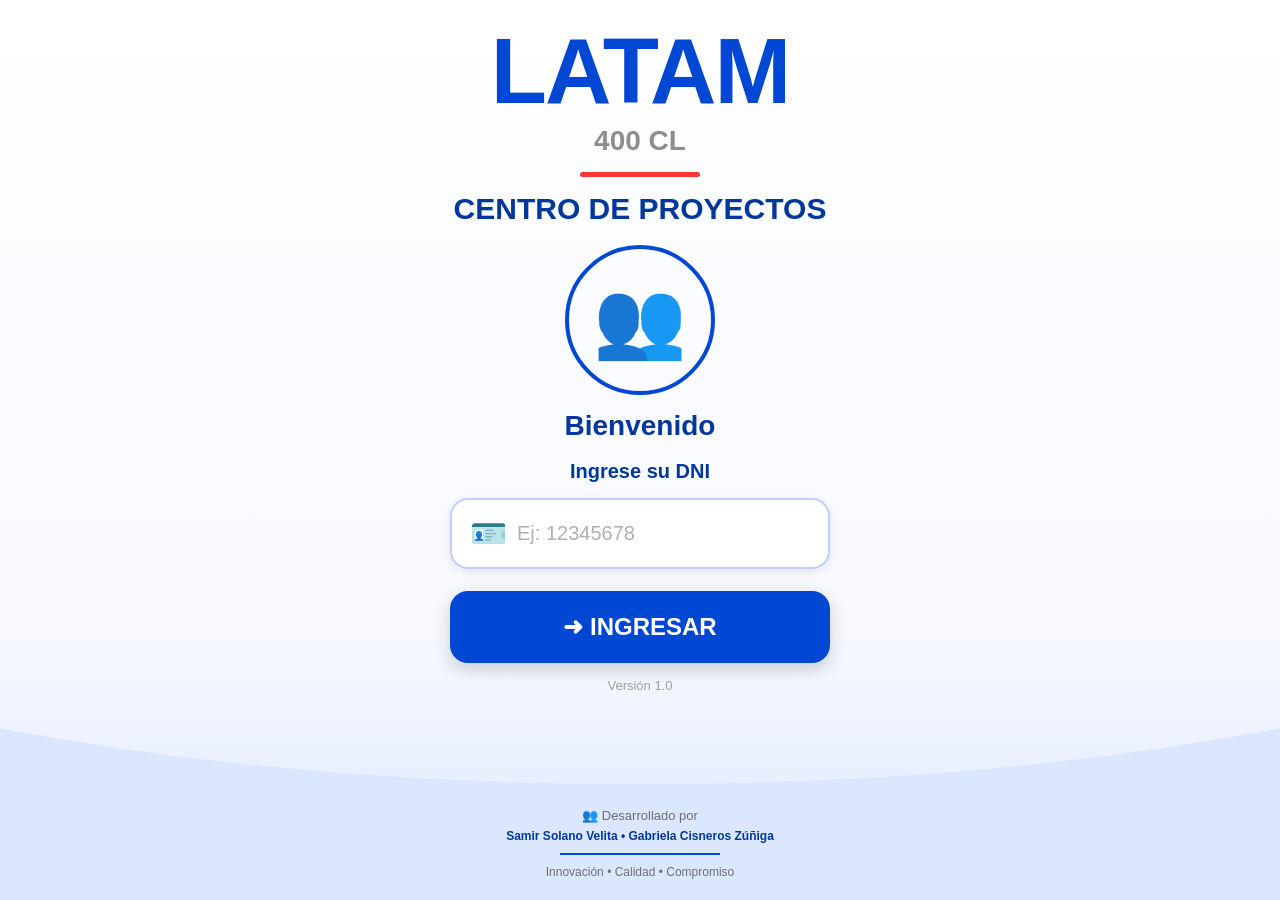
<file: index.html>
<!DOCTYPE html>
<html lang="es">

<head>
<meta charset="UTF-8">
<meta name="viewport" content="width=device-width, initial-scale=1.0">

<title>LATAM 400 CL</title>

<link rel="manifest" href="./manifest.json">
<meta name="theme-color" content="#0047d4">
    
<style>

*{
    margin:0;
    padding:0;
    box-sizing:border-box;
    font-family:Arial, Helvetica, sans-serif;
}

body{

    min-height:100vh;

    background:linear-gradient(
        to bottom,
        #ffffff 0%,
        #f7f9ff 70%,
        #dbe7ff 100%
    );

    overflow-x:hidden;
}

.container{
    width:100%;
    max-width:430px;
    margin:auto;
    padding:25px 25px 0;
    text-align:center;
}

/* LOGO */

.logo{
    font-size:92px;
    font-weight:900;
    color:#0047d4;
    line-height:1;
    letter-spacing:-2px;
}

.sublogo{

    margin-top:8px;

    font-size:28px;
    font-weight:bold;

    color:#8e8e8e;
}

.linea{

    width:120px;
    height:5px;

    background:#ff3636;

    border-radius:50px;

    margin:15px auto;
}

/* TITULO */

.titulo{
    color:#00379d;
    font-size:30px;
    font-weight:800;
    line-height:1.1;
    margin-bottom:20px;
}

/* ICONO */

.icono{
    width:150px;
    height:150px;

    border:4px solid #0047d4;
    border-radius:50%;

    margin:10px auto 15px;

    display:flex;
    justify-content:center;
    align-items:center;

    font-size:75px;

    color:#0047d4;
}
    
/* BIENVENIDA */

.bienvenido{

    color:#00379d;

    font-size:28px;
    font-weight:bold;

    margin-bottom:18px;
}

.ingrese{

    color:#00379d;

    font-size:20px;
    font-weight:bold;

    margin-bottom:15px;
}

/* INPUT */



.input-box::placeholder{

    color:#b0b0b0;
}


.input-container{

    display:flex;
    align-items:center;

    border:2px solid #bfd0ff;

    border-radius:18px;

    background:white;

    padding:0 18px;

    box-shadow:0 3px 10px rgba(0,0,0,.08);
}

.input-icon{

    font-size:30px;

    margin-right:10px;

    color:#7a7a7a;
}

.input-box{

    flex:1;

    border:none;

    padding:22px 0;

    font-size:20px;

    outline:none;

    text-align:left;
}

/* BOTON */

.btn{

    width:100%;

    margin-top:22px;

    padding:22px;

    border:none;

    border-radius:18px;

    background:#0047d4;

    color:white;

    font-size:24px;
    font-weight:bold;

    box-shadow:0 6px 18px rgba(0,0,0,.18);

    cursor:pointer;
}

/* VERSION */

.version{

    margin-top:15px;

    color:#8c8c8c;

    font-size:13px;

    opacity:.8;
}

/* ONDA */

.wave{
    width:100%;
    height:90px;
    overflow:hidden;
    margin-top:20px;
}

.wave svg{
    width:100%;
    height:100%;
}
/* CREDITOS */

.creditos{

    background:#dbe7ff;

    padding:5px 15px 15px;

    text-align:center;
}

.creditos-titulo{

    color:#6d6d6d;

    font-size:13px;
}

.creditos-nombres{

    margin-top:6px;

    color:#00379d;

    font-size:12px;
    font-weight:bold;
}

.creditos-linea{

    width:160px;
    height:2px;

    background:#0047d4;

    margin:10px auto;
}

.creditos-final{

    color:#6f6f6f;

    font-size:12px;
}

/* ===== MODAL ===== */

.modal{

    position:fixed;

    top:0;
    left:0;

    width:100%;
    height:100%;

    background:rgba(0,0,0,.45);

    display:none;

    justify-content:center;
    align-items:center;

    z-index:9999;
}

.modalBox{

    width:90%;
    max-width:340px;

    background:white;

    border-radius:24px;

    padding:25px;

    text-align:center;

    box-shadow:0 10px 30px rgba(0,0,0,.25);
}

.modalIcono{

    font-size:60px;

    margin-bottom:10px;
}

.modalTitulo{

    color:#00379d;

    font-size:22px;

    font-weight:bold;

    margin-bottom:10px;
}

.modalMensaje{

    color:#555;

    font-size:16px;

    line-height:1.5;

    margin-bottom:20px;
}

.modalBtn{

    width:100%;

    border:none;

    border-radius:14px;

    padding:16px;

    background:#0047d4;

    color:white;

    font-size:18px;

    font-weight:bold;

    cursor:pointer;
}

</style>

</head>

<body>

<div class="container">

    <div class="logo">
        LATAM
    </div>

    <div class="sublogo">
        400 CL
    </div>

    <div class="linea"></div>

    <div class="titulo">
        CENTRO DE PROYECTOS
    </div>

    <div class="icono">
        👥
    </div>

    <div class="bienvenido">
        Bienvenido
    </div>

    <div class="ingrese">
        Ingrese su DNI
    </div>

    <div class="input-container">

    <span class="input-icon">🪪</span>

    <input
        id="dni"
        class="input-box"
        type="tel"
        inputmode="numeric"
        maxlength="8"
        placeholder="Ej: 12345678">
     
    </div>

    <button
        class="btn"
        onclick="probarDNI()">
        ➜ INGRESAR
    </button>

    <div class="version">
        Versión 1.0
    </div>

</div>

<div class="wave">
    <svg viewBox="0 0 500 120" preserveAspectRatio="none">
        <path d="M0,20 C150,120 350,120 500,20 L500,120 L0,120 Z"
              fill="#dbe7ff">
        </path>
    </svg>
</div>    
    
<div class="creditos">

    <div class="creditos-titulo">
        👥 Desarrollado por
    </div>

    <div class="creditos-nombres">
        Samir Solano Velita • Gabriela Cisneros Zúñiga
    </div>

    <div class="creditos-linea"></div>

    <div class="creditos-final">
        Innovación • Calidad • Compromiso
    </div>

</div>
<!-- MODAL -->

<div id="modal" class="modal">

    <div class="modalBox">

        <div
            id="modalIcono"
            class="modalIcono">
            ⚠️
        </div>

        <div
            id="modalTitulo"
            class="modalTitulo">
            Título
        </div>

        <div
            id="modalMensaje"
            class="modalMensaje">
            Mensaje
        </div>

        <button
            class="modalBtn"
            onclick="cerrarModal()">

            ACEPTAR

        </button>

    </div>

</div>

<script>

let usuariosCache = [];

window.onload = async function(){

    try{

        const respuesta =
        await fetch(
        "https://script.google.com/macros/s/AKfycbzHu5hoVNiEAtyuCpOWv3Y8Fs-u15H3e4t6LqV-K7rpwvxpDkdF39OQ_vkTk_MMZANN/exec?usuarios=1"
        );

        usuariosCache =
        await respuesta.json();

        console.log(
        "Usuarios cargados:",
        usuariosCache.length
        );

    }catch(error){

        console.error(
        "Error cargando usuarios",
        error
        );

    }

}
    

function probarDNI(){

    const dni =
    document
    .getElementById("dni")
    .value
    .trim();

    if(dni === ""){

        mostrarModal(
            "⚠️",
            "DNI REQUERIDO",
            "Ingrese su número de DNI."
        );

        return;
    }

    if(dni.length !== 8){

        mostrarModal(
            "⚠️",
            "DNI INVÁLIDO",
            "El DNI debe tener 8 dígitos."
        );

        return;
    }

    const usuario =
    usuariosCache.find(
        x => x.dni === dni
    );

    if(usuario){

        localStorage.setItem(
            "dni",
            dni
        );

        localStorage.setItem(
            "nombre",
            usuario.nombre
        );

        localStorage.setItem(
            "puesto",
            usuario.puesto
        );

        localStorage.setItem(
            "jd",
            usuario.jd
        );

        mostrarModal(
            "✅",
            "BIENVENIDO",
            usuario.nombre
        );

        setTimeout(() => {

            window.location.href =
            "./modules/inicio/home.html";

        },1500);

    }else{

        mostrarModal(
            "⚠️",
            "DNI NO ENCONTRADO",
            "Comunícate con tu supervisor para validar tu registro."
        );

    }

}    
function mostrarModal(
    icono,
    titulo,
    mensaje
){

    document.getElementById(
        "modalIcono"
    ).textContent = icono;

    document.getElementById(
        "modalTitulo"
    ).textContent = titulo;

    document.getElementById(
        "modalMensaje"
    ).textContent = mensaje;

    document.getElementById(
        "modal"
    ).style.display = "flex";

}

function cerrarModal(){

    document.getElementById(
        "modal"
    ).style.display = "none";

}

</script>

<script>

if("serviceWorker" in navigator){

    navigator.serviceWorker
        .register("./service-worker.js")
        .then(() => {

            console.log(
                "PWA lista"
            );

        });

}

</script>

</body>
</html>
</file>
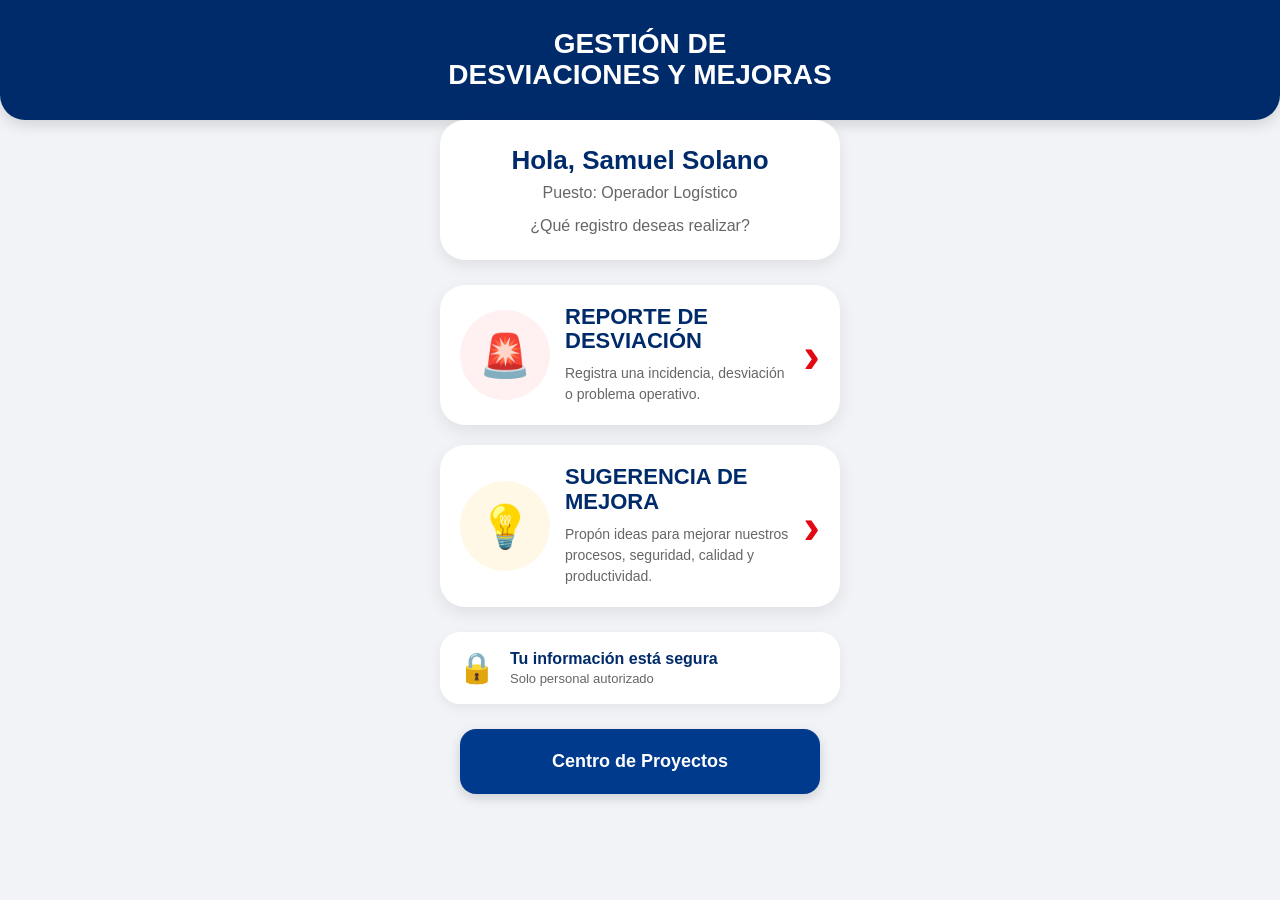
<file: modules/desviaciones/desviaciones.html>
<!DOCTYPE html>
<html lang="es">

<head>
    <meta charset="UTF-8">
    <meta name="viewport" content="width=device-width, initial-scale=1.0">
    <title>Gestión de Desviaciones</title>

    <link rel="stylesheet" href="desviaciones.css">
</head>

<body>

    <div class="header">

        <div class="tituloHeader">
            GESTIÓN DE<br>
            DESVIACIONES Y MEJORAS
        </div>

    </div>

    <div class="contenido">

        <div class="bienvenidaCard">

            <div class="nombreBienvenida" id="nombreBienvenida">
                Hola, Samuel Solano
            </div>

            <div class="puestoBienvenida" id="puestoBienvenida">
                Puesto: Operador Logístico
            </div>

            <div class="textoBienvenida">
                ¿Qué registro deseas realizar?
            </div>

        </div>

        <!-- REPORTE DE DESVIACIÓN -->

        <div class="card" onclick="abrirAnomalia()">

            <div class="contenidoInterno">

                <div class="icono rojo">
                    🚨
                </div>

                <div class="texto">

                    <div class="tituloCard">
                        REPORTE DE<br>
                        DESVIACIÓN
                    </div>

                    <div class="descripcion">
                        Registra una incidencia,
                        desviación o problema
                        operativo.
                    </div>

                </div>

                <div class="flecha">
                    ›
                </div>

            </div>

        </div>

        <!-- SUGERENCIA -->

        <div class="card" onclick="abrirMejora()">

            <div class="contenidoInterno">

                <div class="icono amarillo">
                    💡
                </div>

                <div class="texto">

                    <div class="tituloCard">
                        SUGERENCIA DE<br>
                        MEJORA
                    </div>

                    <div class="descripcion">
                        Propón ideas para mejorar
                        nuestros procesos,
                        seguridad, calidad y
                        productividad.
                    </div>

                </div>

                <div class="flecha">
                    ›
                </div>

            </div>

        </div>

        <div class="seguridad">

            <div class="iconoSeguridad">
                🔒
            </div>

            <div>

                <div class="tituloSeguridad">
                    Tu información está segura
                </div>

                <div class="textoSeguridad">
                    Solo personal autorizado
                </div>

            </div>

        </div>

        <!-- BOTÓN CENTRO DE PROYECTOS -->

        <div class="btnCentroProyectos" onclick="window.location.href='../inicio/home.html'">

            <div class="textoCentro">
                Centro de Proyectos
            </div>

        </div>

    </div>

    <script src="desviaciones.js"></script>

</body>

</html>
</file>
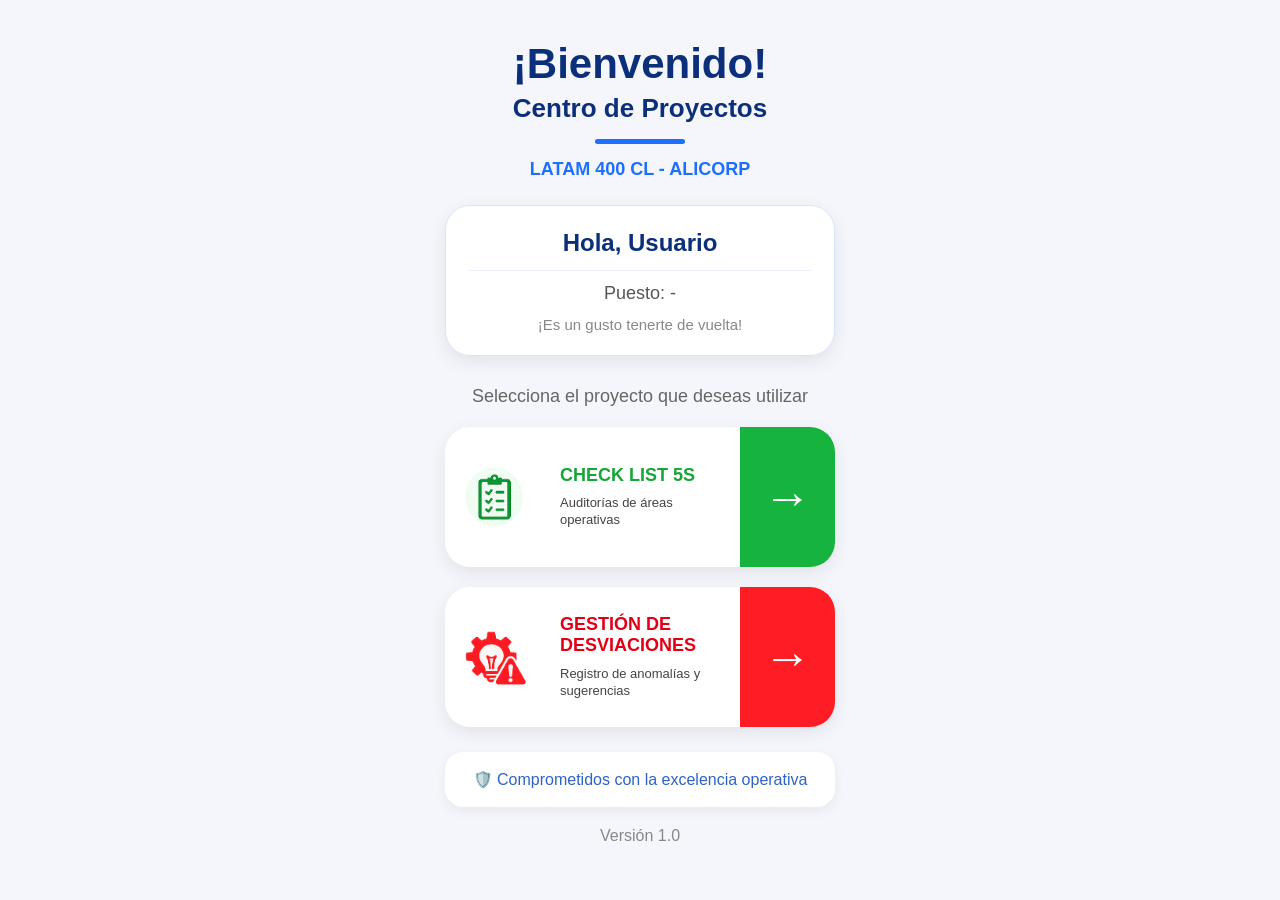
<file: modules/inicio/home.html>
<!DOCTYPE html>
<html lang="es">

<head>
    <meta charset="UTF-8">
    <meta name="viewport" content="width=device-width, initial-scale=1.0">
    <title>Centro de Proyectos</title>

    <link rel="stylesheet" href="home.css">
</head>

<body>

<div class="contenedor">

    <div class="header">

        <h1>¡Bienvenido!</h1>

        <h2>Centro de Proyectos</h2>

        <div class="linea"></div>

        <div class="planta">
            LATAM 400 CL - ALICORP
        </div>

    </div>

    <!-- TARJETA USUARIO -->

    <div class="card-usuario">

        <div id="nombreUsuario" class="nombre">
            Usuario
        </div>
            
        <div id="puestoUsuario" class="puesto">
           Puesto: -
        </div>

        <div class="mensaje">
            ¡Es un gusto tenerte de vuelta!
        </div>

    </div>

    <div class="texto-proyecto">
        Selecciona el proyecto que deseas utilizar
    </div>

    <!-- CHECK LIST -->

    <div class="card" onclick="abrirChecklist()">

        <div class="icono">
            <img src="../../shared/assets/icons/checklist.png">
        </div>

        <div class="contenido">

            <div class="titulo-verde">
                CHECK LIST 5S
            </div>

            <div class="descripcion">
                Auditorías de áreas operativas
            </div>

        </div>

        <div class="accion-verde">
            →
        </div>

    </div>

    <!-- DESVIACIONES -->

    <div class="card" onclick="abrirDesviaciones()">

        <div class="icono">
            <img src="../../shared/assets/icons/desviaciones.png">
        </div>

        <div class="contenido">

            <div class="titulo-rojo">
                GESTIÓN DE DESVIACIONES
            </div>

            <div class="descripcion">
                Registro de anomalías y sugerencias
            </div>

        </div>

        <div class="accion-rojo">
            →
        </div>

    </div>

    <div class="footer-card">
        🛡️ Comprometidos con la excelencia operativa
    </div>

    <div class="version">
        Versión 1.0
    </div>

</div>

<script src="home.js"></script>

</body>
</html>
</file>
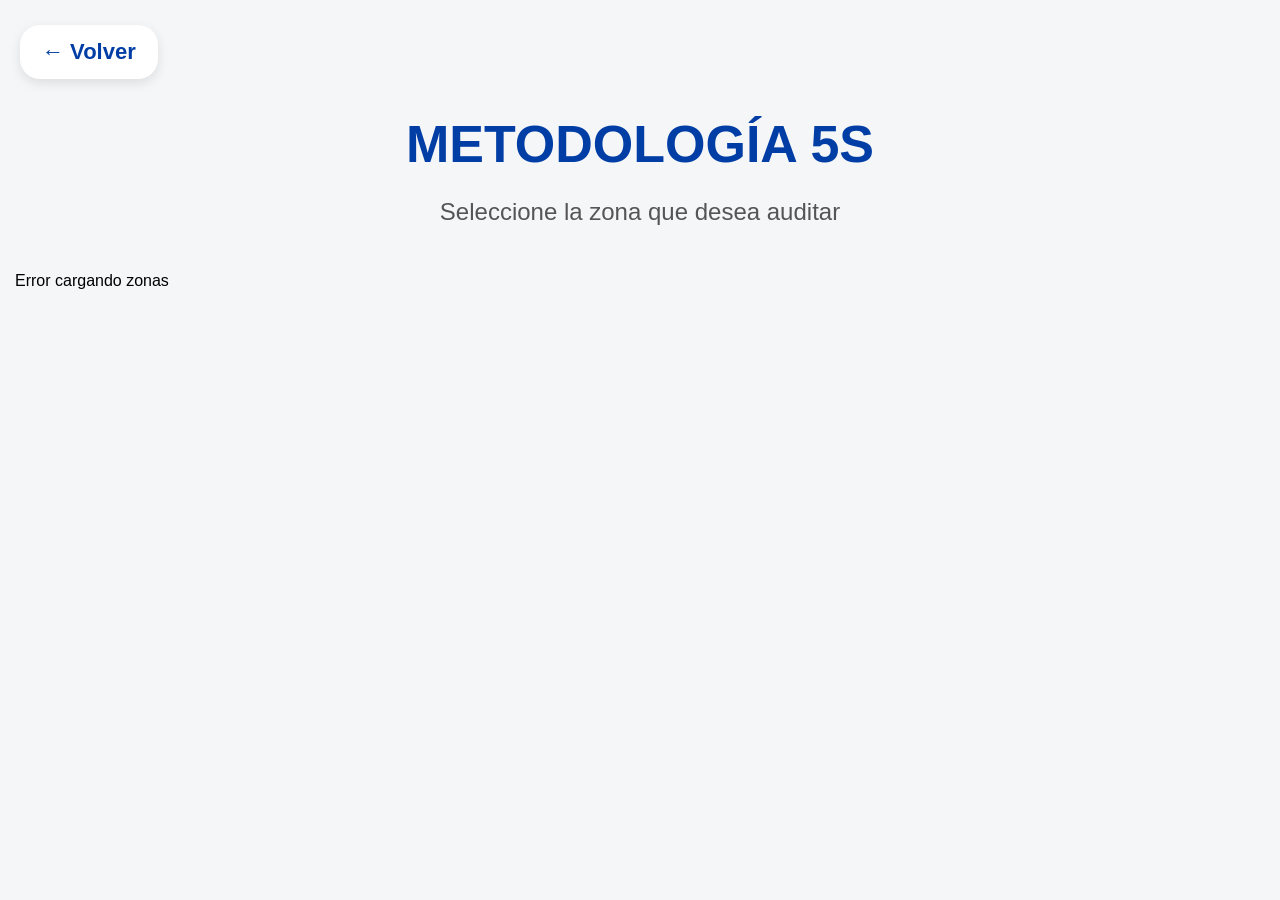
<file: modules/checklist5s-dinamico/zonas/zonas.html>
<!DOCTYPE html>
<html lang="es">

<head>

    <meta charset="UTF-8">

    <meta name="viewport"
          content="width=device-width, initial-scale=1.0">

    <title>Metodología 5S</title>

    <link rel="stylesheet"
          href="zonas.css">

</head>

<body>

    <div class="cabecera">

        <div class="volver"
             onclick="volverInicio()">

            ← Volver

        </div>

        <h1>
            METODOLOGÍA 5S
        </h1>

        <p>
            Seleccione la zona que desea auditar
        </p>

    </div>

    <div
        id="contenedorZonas"
        class="gridZonas">

    </div>

    <script src="zonas.js"></script>

</body>

</html>
</file>
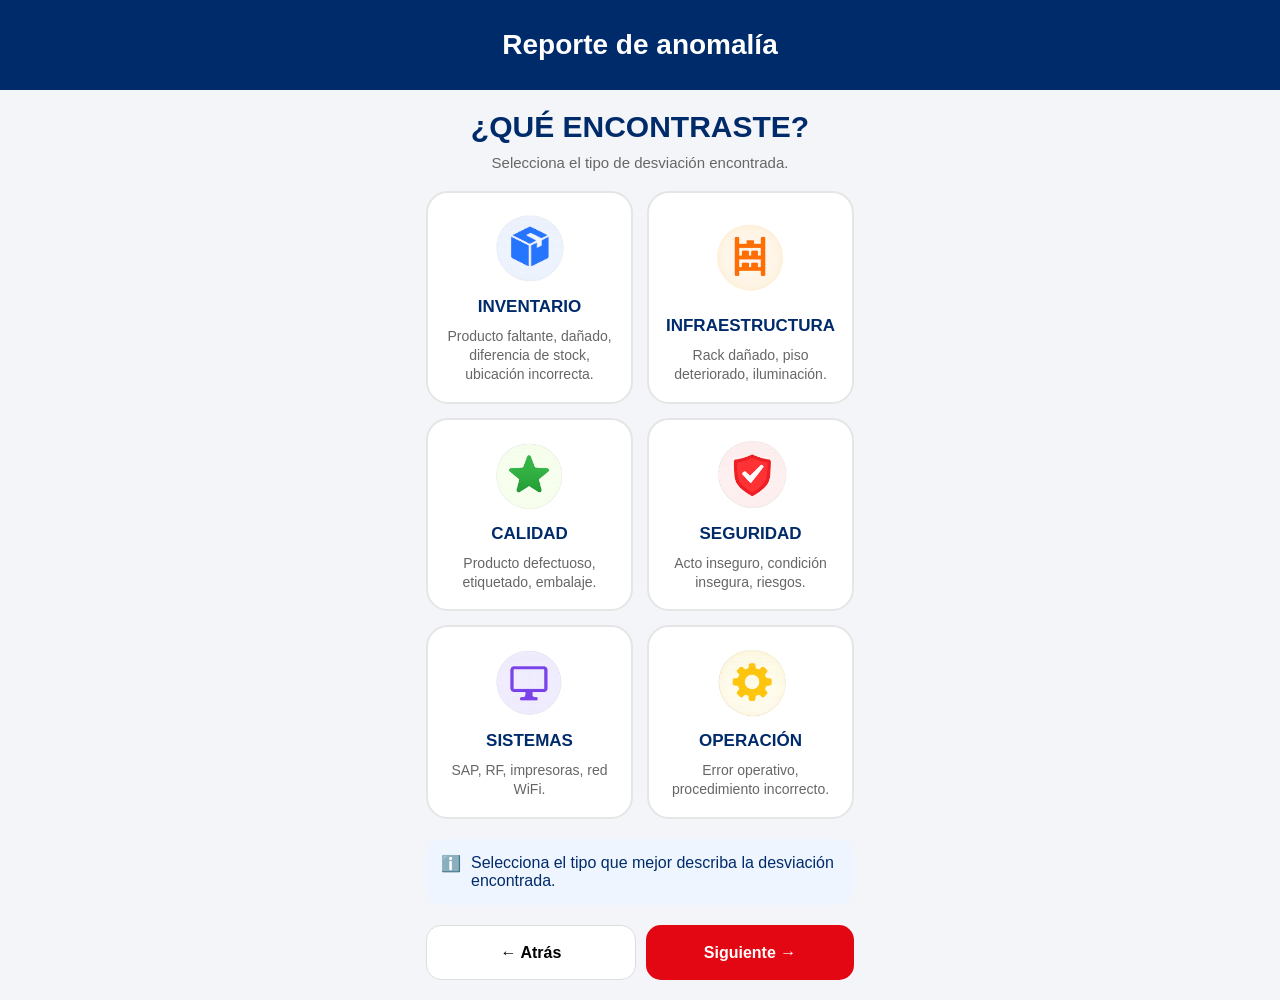
<file: modules/desviaciones/desviaciones2/desviaciones2.html>
<!DOCTYPE html>
<html lang="es">

<head>
    <meta charset="UTF-8">
    <meta name="viewport" content="width=device-width, initial-scale=1.0">
    <title>Reporte de Anomalía</title>

    <link rel="stylesheet" href="desviaciones2.css">
</head>

<body>

    <div class="header">

        <div class="tituloHeader">
            Reporte de anomalía
        </div>

    </div>

    <div class="contenedor">

        <div class="tituloPrincipal">
            ¿QUÉ ENCONTRASTE?
        </div>

        <div class="subtitulo">
            Selecciona el tipo de desviación encontrada.
        </div>

        <div class="grid">

            <div class="opcion" onclick="seleccionar(this,'INVENTARIO')">

                <div class="icono">
                    <img src="../../../shared/assets/icons/anomalias/inventario.png">
                </div>

                <div class="tituloOpcion">
                    INVENTARIO
                </div>

                <div class="detalle">
                    Producto faltante, dañado,
                    diferencia de stock,
                    ubicación incorrecta.
                </div>

            </div>

            <div class="opcion" onclick="seleccionar(this,'INFRAESTRUCTURA')">

                <div class="icono">
                    <img src="../../../shared/assets/icons/anomalias/INFRAESTRUCTURA.png">
                </div>

                <div class="tituloOpcion">
                    INFRAESTRUCTURA
                </div>

                <div class="detalle">
                    Rack dañado, piso deteriorado,
                    iluminación.
                </div>

            </div>

            <div class="opcion" onclick="seleccionar(this,'CALIDAD')">

                <div class="icono">
                    <img src="../../../shared/assets/icons/anomalias/calidad.png">
                </div>

                <div class="tituloOpcion">
                    CALIDAD
                </div>

                <div class="detalle">
                    Producto defectuoso,
                    etiquetado,
                    embalaje.
                </div>

            </div>

            <div class="opcion" onclick="seleccionar(this,'SEGURIDAD')">

                <div class="icono">
                    <img src="../../../shared/assets/icons/anomalias/SEGURIDAD.png">
                </div>

                <div class="tituloOpcion">
                    SEGURIDAD
                </div>

                <div class="detalle">
                    Acto inseguro,
                    condición insegura,
                    riesgos.
                </div>

            </div>

            <div class="opcion" onclick="seleccionar(this,'SISTEMAS')">

                <div class="icono">
                    <img src="../../../shared/assets/icons/anomalias/sistema.png">
                </div>

                <div class="tituloOpcion">
                    SISTEMAS
                </div>

                <div class="detalle">
                    SAP, RF,
                    impresoras,
                    red WiFi.
                </div>

            </div>

            <div class="opcion" onclick="seleccionar(this,'OPERACION')">

                <div class="icono">
                    <img src="../../../shared/assets/icons/anomalias/operacion.png">
                </div>

                <div class="tituloOpcion">
                    OPERACIÓN
                </div>

                <div class="detalle">
                    Error operativo,
                    procedimiento incorrecto.
                </div>

            </div>

        </div>

        <div class="info">

            <div class="infoIcono">
                ℹ️
            </div>

            <div>
                Selecciona el tipo que mejor describa la desviación encontrada.
            </div>

        </div>

        <div class="botones">

            <button class="btnAtras" onclick="volver()">
                ← Atrás
            </button>

            <button class="btnSiguiente" onclick="continuar()">
                Siguiente →
            </button>

        </div>

    </div>

<div id="modalAviso" class="modalOculto">

    <div class="modalContenido">

        <div class="modalTitulo">
            Selección requerida
        </div>

        <div class="modalTexto">
            Debes seleccionar una categoría antes de continuar.
        </div>

        <button onclick="cerrarModal()" class="btnModal">
            Entendido
        </button>

    </div>

</div>
    
    <script src="desviaciones2.js"></script>

</body>
</html>
</file>
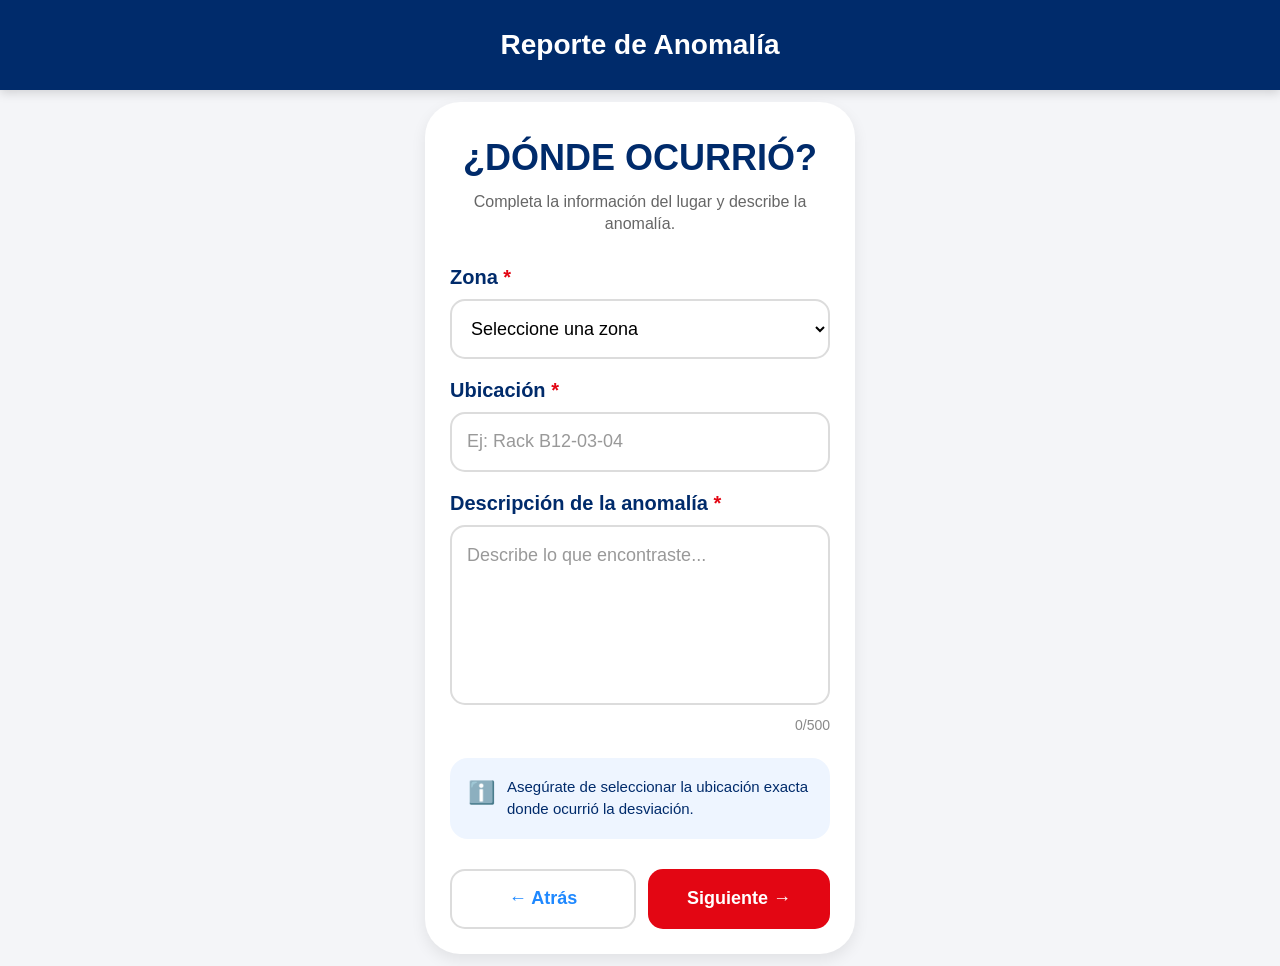
<file: modules/desviaciones/desviaciones3/desviaciones3.html>
<!DOCTYPE html>
<html lang="es">

<head>

    <meta charset="UTF-8">

    <meta name="viewport"
          content="width=device-width,
          initial-scale=1,
          maximum-scale=1,
          user-scalable=no">

    <title>Reporte de Anomalía</title>

    <link rel="stylesheet"
          href="desviaciones3.css">

</head>

<body>

    <div class="header">

        <div class="tituloHeader">
            Reporte de Anomalía
        </div>

    </div>

    <div class="contenedor">

        <div class="tituloPrincipal">
            ¿DÓNDE OCURRIÓ?
        </div>

        <div class="subtitulo">
            Completa la información del lugar y describe la anomalía.
        </div>

        <label>
            Zona <span>*</span>
        </label>

        <select id="zona">

            <option value="">
                Seleccione una zona
            </option>

            <option value="ZONA 1">
                Zona 1 - Pasillos 1 al 12 + Zona de Baterías
            </option>

            <option value="ZONA 2">
                Zona 2 - Racks (Pasillos 13 al 24)
            </option>

            <option value="ZONA 3">
                Zona 3 - Despacho / Módulos (Canal 01 al 53)
            </option>

            <option value="ZONA 4">
                Zona 4 - Canal 54 al 84 + Inbound + Patio
            </option>

            <option value="ZONA 5">
                Zona 5 - Oficinas y Facturación
            </option>

            <option value="ZONA 6">
                Zona 6 - Zona Externa (Vestuarios)
            </option>


        </select>

        <label>
            Ubicación <span>*</span>
        </label>

        <input
            type="text"
            id="ubicacion"
            inputmode="text"
            autocomplete="off"
            autocorrect="off"
            spellcheck="false"
            placeholder="Ej: Rack B12-03-04">

        <label>
            Descripción de la anomalía <span>*</span>
        </label>

        <textarea
            id="descripcion"
            maxlength="500"
            placeholder="Describe lo que encontraste..."></textarea>

        <div class="contador">

            <span id="contador">
                0
            </span>/500

        </div>

        <div class="info">

            <div class="infoIcono">
                ℹ️
            </div>

            <div>
                Asegúrate de seleccionar la ubicación exacta donde ocurrió la desviación.
            </div>

        </div>

        <div class="botones">

            <button
                class="btnAtras"
                onclick="volver()">

                ← Atrás

            </button>

            <button
                class="btnSiguiente"
                onclick="continuar()">

                Siguiente →

            </button>

        </div>

    </div>


<!-- MODAL VALIDACIÓN -->

<div id="modalValidacion" class="modalOculto">

    <div class="modalContenido">

        <div class="modalTitulo">
            ⚠️ Información incompleta
        </div>

        <div class="modalTexto">
            Verifica la información requerida antes de continuar.
        </div>

        <button
            class="btnModal"
            onclick="cerrarModal()">

            Entendido

        </button>

    </div>

</div>

    <script src="desviaciones3.js"></script>

</body>

</html>
</file>
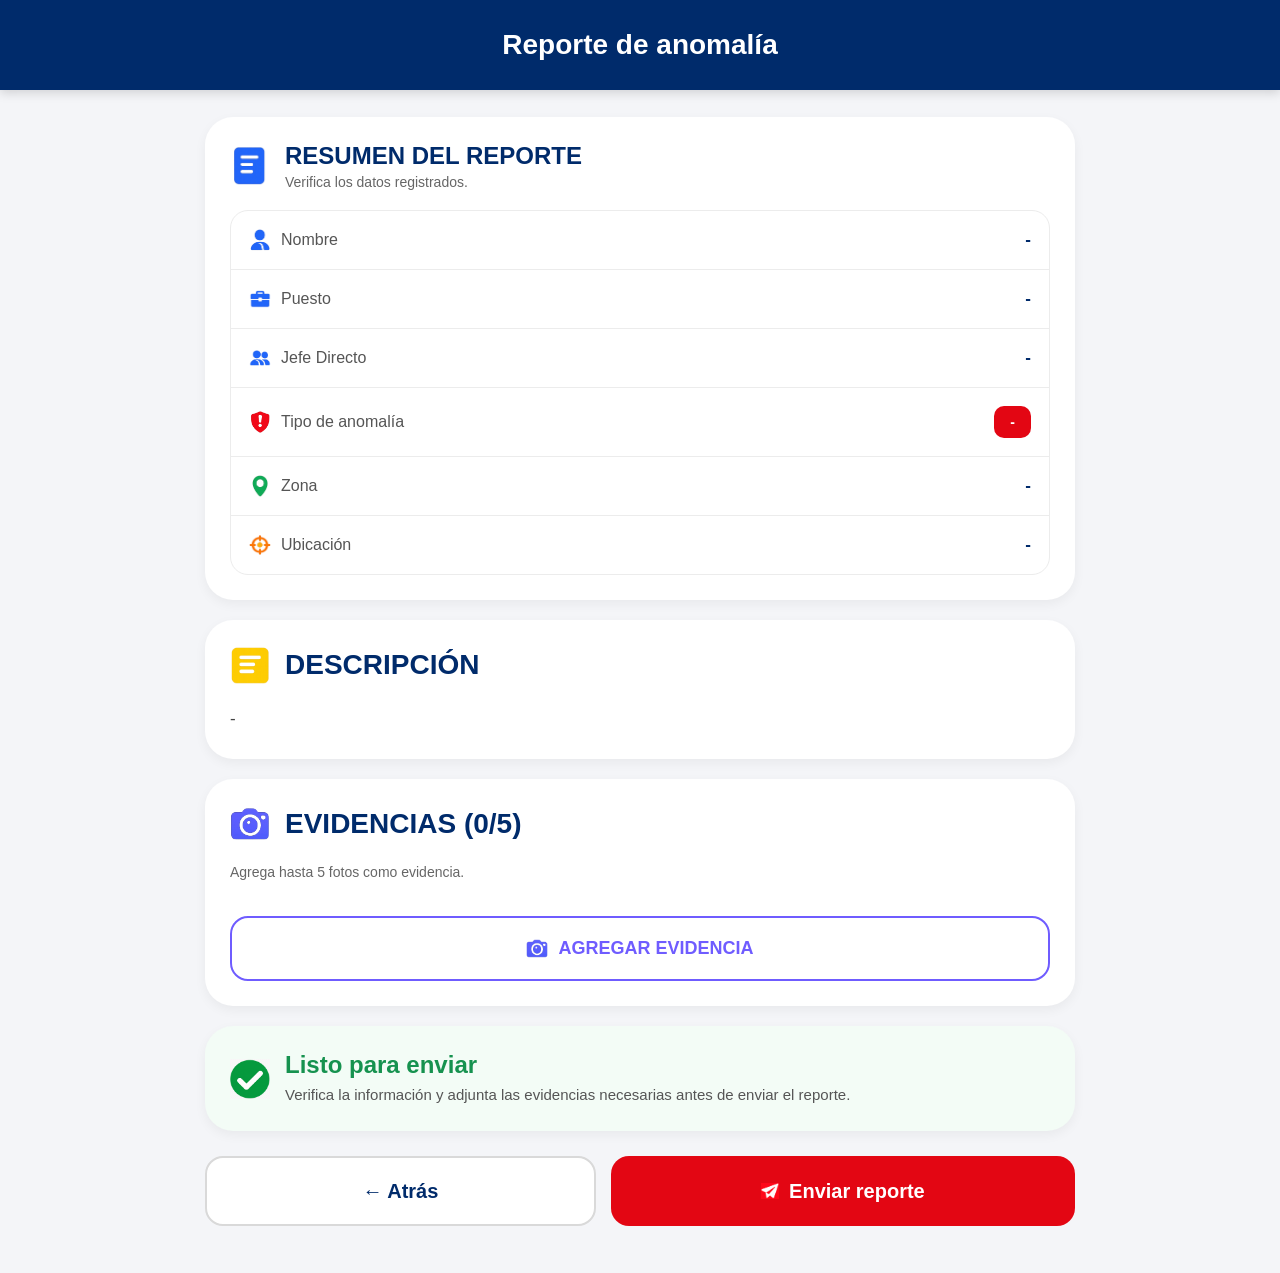
<file: modules/desviaciones/desviaciones4/desviaciones4.html>
<!DOCTYPE html>
<html lang="es">

<head>
    <meta charset="UTF-8">
    <meta name="viewport" content="width=device-width, initial-scale=1.0">
    <title>Resumen del Reporte</title>

    <link rel="stylesheet" href="desviaciones4.css">
</head>

<body>

    <div class="header">

        <div class="tituloHeader">
            Reporte de anomalía
        </div>

    </div>

    <div class="contenedor">

        <!-- RESUMEN -->

        <div class="cardResumen">

            <div class="tituloSeccion">

                <img
                    class="iconoTituloImg"
                    src="../../../shared/assets/icons/anomalias/resumen/resumen.png">

                <div>

                    <div class="tituloBloque">
                        RESUMEN DEL REPORTE
                    </div>

                    <div class="subtituloBloque">
                        Verifica los datos registrados.
                    </div>

                </div>

            </div>

            <div class="tablaResumen">

                <div class="fila">

                    <div class="etiqueta">

                        <img
                            class="iconoFila"
                            src="../../../shared/assets/icons/anomalias/resumen/nombre.png">

                        <span>Nombre</span>

                    </div>

                    <strong id="nombre">
                        -
                    </strong>

                </div>

                <div class="fila">

                    <div class="etiqueta">

                        <img
                            class="iconoFila"
                            src="../../../shared/assets/icons/anomalias/resumen/puesto.png">

                        <span>Puesto</span>

                    </div>

                    <strong id="puesto">
                        -
                    </strong>

                </div>

                <div class="fila">

                    <div class="etiqueta">

                        <img
                            class="iconoFila"
                            src="../../../shared/assets/icons/anomalias/resumen/jefe.png">

                        <span>Jefe Directo</span>

                    </div>

                    <strong id="jd">
                        -
                    </strong>

                </div>

                <div class="fila">

                    <div class="etiqueta">

                        <img
                            class="iconoFila"
                            src="../../../shared/assets/icons/anomalias/resumen/anomalia.png">

                        <span>Tipo de anomalía</span>

                    </div>

                    <div
                        id="tipo"
                        class="badge">

                        -

                    </div>

                </div>

                <div class="fila">

                    <div class="etiqueta">

                        <img
                            class="iconoFila"
                            src="../../../shared/assets/icons/anomalias/resumen/zona.png">

                        <span>Zona</span>

                    </div>

                    <strong id="zona">
                        -
                    </strong>

                </div>

                <div class="fila">

                    <div class="etiqueta">

                        <img
                            class="iconoFila"
                            src="../../../shared/assets/icons/anomalias/resumen/ubicacion.png">

                        <span>Ubicación</span>

                    </div>

                    <strong id="ubicacion">
                        -
                    </strong>

                </div>

            </div>

        </div>

        <!-- DESCRIPCIÓN -->

        <div class="cardDescripcion">

            <div class="tituloSeccion">

                <img
                    class="iconoTituloImg"
                    src="../../../shared/assets/icons/anomalias/resumen/descripcion.png">

                <div class="tituloDescripcion">
                    DESCRIPCIÓN
                </div>

            </div>

            <div
                id="descripcion"
                class="textoDescripcion">

                -

            </div>

        </div>

        <!-- EVIDENCIAS -->

        <div class="cardFotos">

            <div class="tituloSeccion">

                <img
                    class="iconoTituloImg"
                    src="../../../shared/assets/icons/anomalias/resumen/camara.png">

                <div
                    id="tituloFotos"
                    class="tituloFotos">

                    EVIDENCIAS (0/5)

                </div>

            </div>

            <div class="subFotos">
                Agrega hasta 5 fotos como evidencia.
            </div>

            <input
                type="file"
                id="evidencias"
                accept="image/*"
                capture="environment"
                multiple
                style="display:none;">

            <div
                id="contenedorFotos"
                class="gridFotos">
            </div>

            <button class="btnAgregar">

                <img
                    class="iconoBtn"
                    src="../../../shared/assets/icons/anomalias/resumen/camara.png">

                AGREGAR EVIDENCIA

            </button>

        </div>

        <!-- LISTO -->

        <div class="cardListo">

            <img
                class="iconoCheck"
                src="../../../shared/assets/icons/anomalias/resumen/check.png">

            <div>

                <div class="tituloListo">
                    Listo para enviar
                </div>

                <div class="textoListo">
                    Verifica la información y adjunta las evidencias necesarias antes de enviar el reporte.
                </div>

            </div>

        </div>

        <!-- BOTONES -->

        <div class="botones">

            <button
                class="btnAtras"
                onclick="volver()">

                ← Atrás

            </button>

            <button
                class="btnEnviar"
                onclick="enviarReporte()">

                <img
                    class="iconoEnviar"
                    src="../../../shared/assets/icons/anomalias/resumen/enviar.png">

                Enviar reporte

            </button>

        </div>

    </div>


<!-- MODAL ÉXITO -->

<div id="modalExito" class="modalExito">

    <div class="modalExitoContenido">

        <div class="checkExito">
            ✅
        </div>

        <div class="tituloExito">
            REPORTE REGISTRADO
        </div>

        <div class="textoExito">
            El reporte fue guardado correctamente.
        </div>

        <div class="botonesExito">

            <button
                class="btnCentro"
                onclick="irCentroProyectos()">

                Centro de Proyectos

            </button>

            <button
                class="btnNuevo"
                onclick="nuevoRegistro()">

                + Nuevo Registro

            </button>

        </div>

    </div>

</div>
    
    <script src="desviaciones4.js"></script>

</body>

</html>
</file>
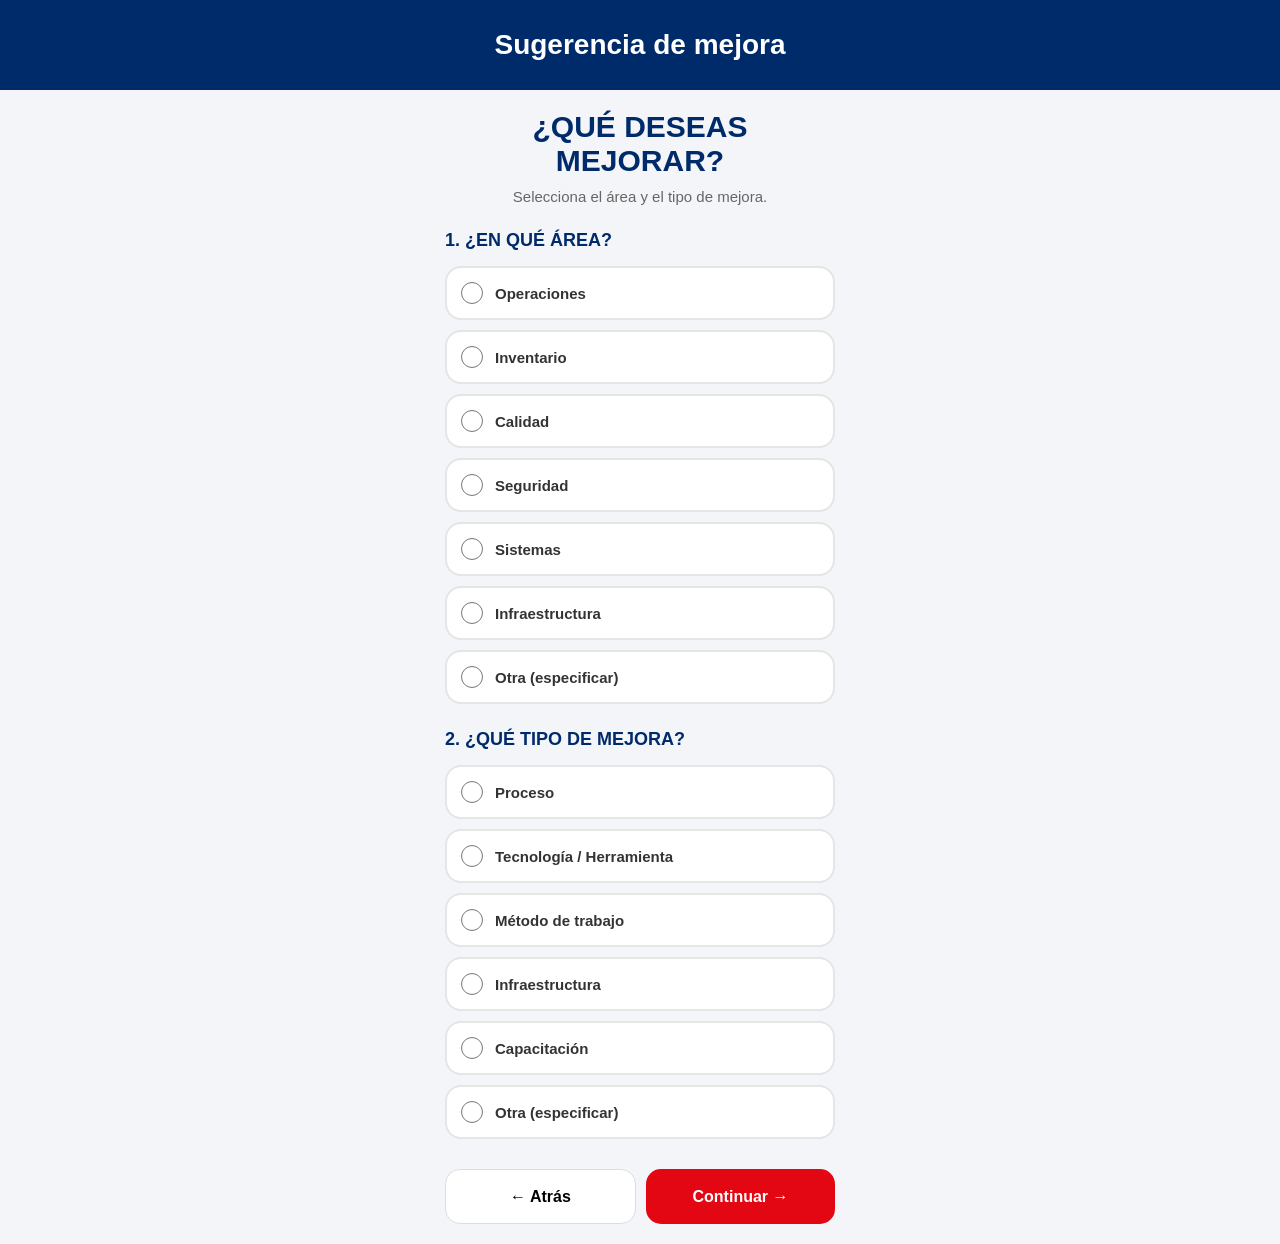
<file: modules/desviaciones/sugerencia1/sugerencia1.html>
<!DOCTYPE html>
<html lang="es">

<head>

    <meta charset="UTF-8">

    <meta name="viewport"
          content="width=device-width, initial-scale=1.0">

    <title>Sugerencia de Mejora</title>

    <link rel="stylesheet"
          href="sugerencia1.css">

</head>

<body>

    <div class="header">

        <div class="tituloHeader">
            Sugerencia de mejora
        </div>

    </div>

    <div class="contenedor">

        <div class="tituloPrincipal">
            ¿QUÉ DESEAS MEJORAR?
        </div>

        <div class="subtitulo">
            Selecciona el área y el tipo de mejora.
        </div>

        <!-- ÁREA -->

        <div class="pregunta">
            1. ¿EN QUÉ ÁREA?
        </div>

        <div class="grupoOpciones">

            <label class="opcionRadio">
                <input type="radio" name="area" value="OPERACIONES">
                <span>Operaciones</span>
            </label>

            <label class="opcionRadio">
                <input type="radio" name="area" value="INVENTARIO">
                <span>Inventario</span>
            </label>

            <label class="opcionRadio">
                <input type="radio" name="area" value="CALIDAD">
                <span>Calidad</span>
            </label>

            <label class="opcionRadio">
                <input type="radio" name="area" value="SEGURIDAD">
                <span>Seguridad</span>
            </label>

            <label class="opcionRadio">
                <input type="radio" name="area" value="SISTEMAS">
                <span>Sistemas</span>
            </label>

            <label class="opcionRadio">
                <input type="radio" name="area" value="INFRAESTRUCTURA">
                <span>Infraestructura</span>
            </label>

            <label class="opcionRadio">

                <input
                    type="radio"
                    name="area"
                    value="OTRA"
                    onchange="mostrarAreaOtra()">

                <span>Otra (especificar)</span>

            </label>

        </div>

        <input
            type="text"
            id="otraArea"
            class="campoOculto"
            placeholder="Escribe el área">

        <!-- TIPO DE MEJORA -->

        <div class="pregunta espacioSuperior">
            2. ¿QUÉ TIPO DE MEJORA?
        </div>

        <div class="grupoOpciones">

            <label class="opcionRadio">
                <input type="radio" name="tipo" value="PROCESO">
                <span>Proceso</span>
            </label>

            <label class="opcionRadio">
                <input type="radio" name="tipo" value="TECNOLOGIA">
                <span>Tecnología / Herramienta</span>
            </label>

            <label class="opcionRadio">
                <input type="radio" name="tipo" value="METODO">
                <span>Método de trabajo</span>
            </label>

            <label class="opcionRadio">
                <input type="radio" name="tipo" value="INFRAESTRUCTURA">
                <span>Infraestructura</span>
            </label>

            <label class="opcionRadio">
                <input type="radio" name="tipo" value="CAPACITACION">
                <span>Capacitación</span>
            </label>

            <label class="opcionRadio">

                <input
                    type="radio"
                    name="tipo"
                    value="OTRA"
                    onchange="mostrarTipoOtro()">

                <span>Otra (especificar)</span>

            </label>

        </div>

        <input
            type="text"
            id="otroTipo"
            class="campoOculto"
            placeholder="Escribe el tipo de mejora">

        <!-- BOTONES -->

        <div class="botones">

            <button
                class="btnAtras"
                onclick="volver()">

                ← Atrás

            </button>

            <button
                class="btnSiguiente"
                onclick="continuar()">

                Continuar →

            </button>

        </div>

    </div>

    <!-- MODAL VALIDACIÓN -->

    <div id="modalValidacion" class="modalOculto">

        <div class="modalContenido">

            <div class="modalTitulo">
                ⚠️ Información incompleta
            </div>

            <div class="modalTexto">
                Selecciona un área y un tipo de mejora para continuar.
            </div>

            <button
                class="btnModal"
                onclick="cerrarModal()">

                Entendido

            </button>

        </div>

    </div>

    <script src="sugerencia1.js"></script>

</body>

</html>
</file>
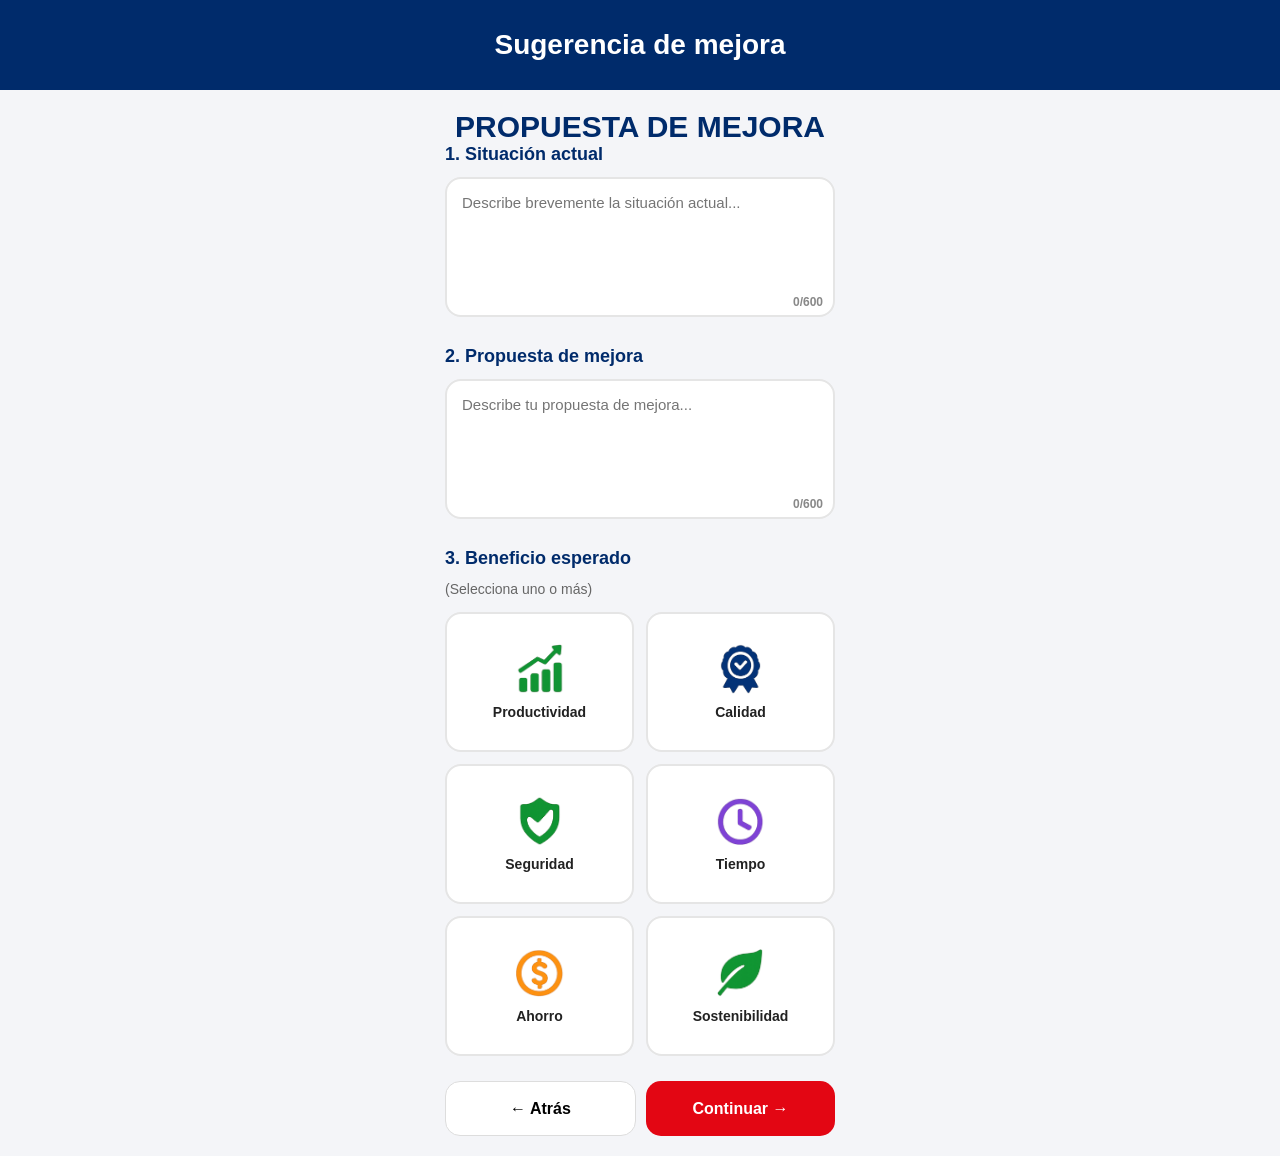
<file: modules/desviaciones/sugerencia2/sugerencia2.html>
<!DOCTYPE html>
<html lang="es">

<head>

    <meta charset="UTF-8">

    <meta name="viewport"
          content="width=device-width, initial-scale=1.0">

    <title>Sugerencia de Mejora</title>

    <link rel="stylesheet"
          href="sugerencia2.css">

</head>

<body>

    <div class="header">

        <div class="tituloHeader">
            Sugerencia de mejora
        </div>

    </div>

    <div class="contenedor">

        <div class="tituloPrincipal">
            PROPUESTA DE MEJORA
        </div>

        <!-- SITUACIÓN -->

        <div class="pregunta">
            1. Situación actual
        </div>

        <div class="contenedorTexto">

            <textarea
                id="situacionActual"
                maxlength="600"
                placeholder="Describe brevemente la situación actual..."
                oninput="actualizarContador(this,'contador1')"></textarea>

            <div
                id="contador1"
                class="contador">

                0/600

            </div>

        </div>

        <!-- PROPUESTA -->

        <div class="pregunta espacioSuperior">
            2. Propuesta de mejora
        </div>

        <div class="contenedorTexto">

            <textarea
                id="propuestaMejora"
                maxlength="600"
                placeholder="Describe tu propuesta de mejora..."
                oninput="actualizarContador(this,'contador2')"></textarea>

            <div
                id="contador2"
                class="contador">

                0/600

            </div>

        </div>

        <!-- BENEFICIOS -->

        <div class="pregunta espacioSuperior">
            3. Beneficio esperado
        </div>

        <div class="subtitulo">
            (Selecciona uno o más)
        </div>

        <div class="gridBeneficios">

            <div class="beneficio"
                onclick="toggleBeneficio(this,'PRODUCTIVIDAD')">

                <div class="check">✓</div>

                <img src="../../../shared/assets/icons/mejoras/productividad.png">

                <span>Productividad</span>

            </div>

            <div class="beneficio"
                onclick="toggleBeneficio(this,'CALIDAD')">

                <div class="check">✓</div>

                <img src="../../../shared/assets/icons/mejoras/calidad.png">

                <span>Calidad</span>

            </div>

            <div class="beneficio"
                onclick="toggleBeneficio(this,'SEGURIDAD')">

                <div class="check">✓</div>

                <img src="../../../shared/assets/icons/mejoras/seguridad.png">

                <span>Seguridad</span>

            </div>

            <div class="beneficio"
                onclick="toggleBeneficio(this,'TIEMPO')">

                <div class="check">✓</div>

                <img src="../../../shared/assets/icons/mejoras/tiempo.png">

                <span>Tiempo</span>

            </div>

            <div class="beneficio"
                onclick="toggleBeneficio(this,'AHORRO')">

                <div class="check">✓</div>

                <img src="../../../shared/assets/icons/mejoras/ahorro.png">

                <span>Ahorro</span>

            </div>

            <div class="beneficio"
                onclick="toggleBeneficio(this,'SOSTENIBILIDAD')">

                <div class="check">✓</div>

                <img src="../../../shared/assets/icons/mejoras/sostenibilidad.png">

                <span>Sostenibilidad</span>

            </div>

        </div>

        <!-- BOTONES -->

        <div class="botones">

            <button
                class="btnAtras"
                onclick="volver()">

                ← Atrás

            </button>

            <button
                class="btnSiguiente"
                onclick="continuar()">

                Continuar →

            </button>

        </div>

    </div>

    <!-- MODAL VALIDACIÓN -->

    <div id="modalValidacion" class="modalOculto">

        <div class="modalContenido">

            <div class="modalTitulo">
                ⚠️ Información incompleta
            </div>

            <div class="modalTexto">
                Completa todos los campos requeridos para continuar.
            </div>

            <button
                class="btnModal"
                onclick="cerrarModal()">

                Entendido

            </button>

        </div>

    </div>

    <script src="sugerencia2.js"></script>

</body>

</html>
</file>
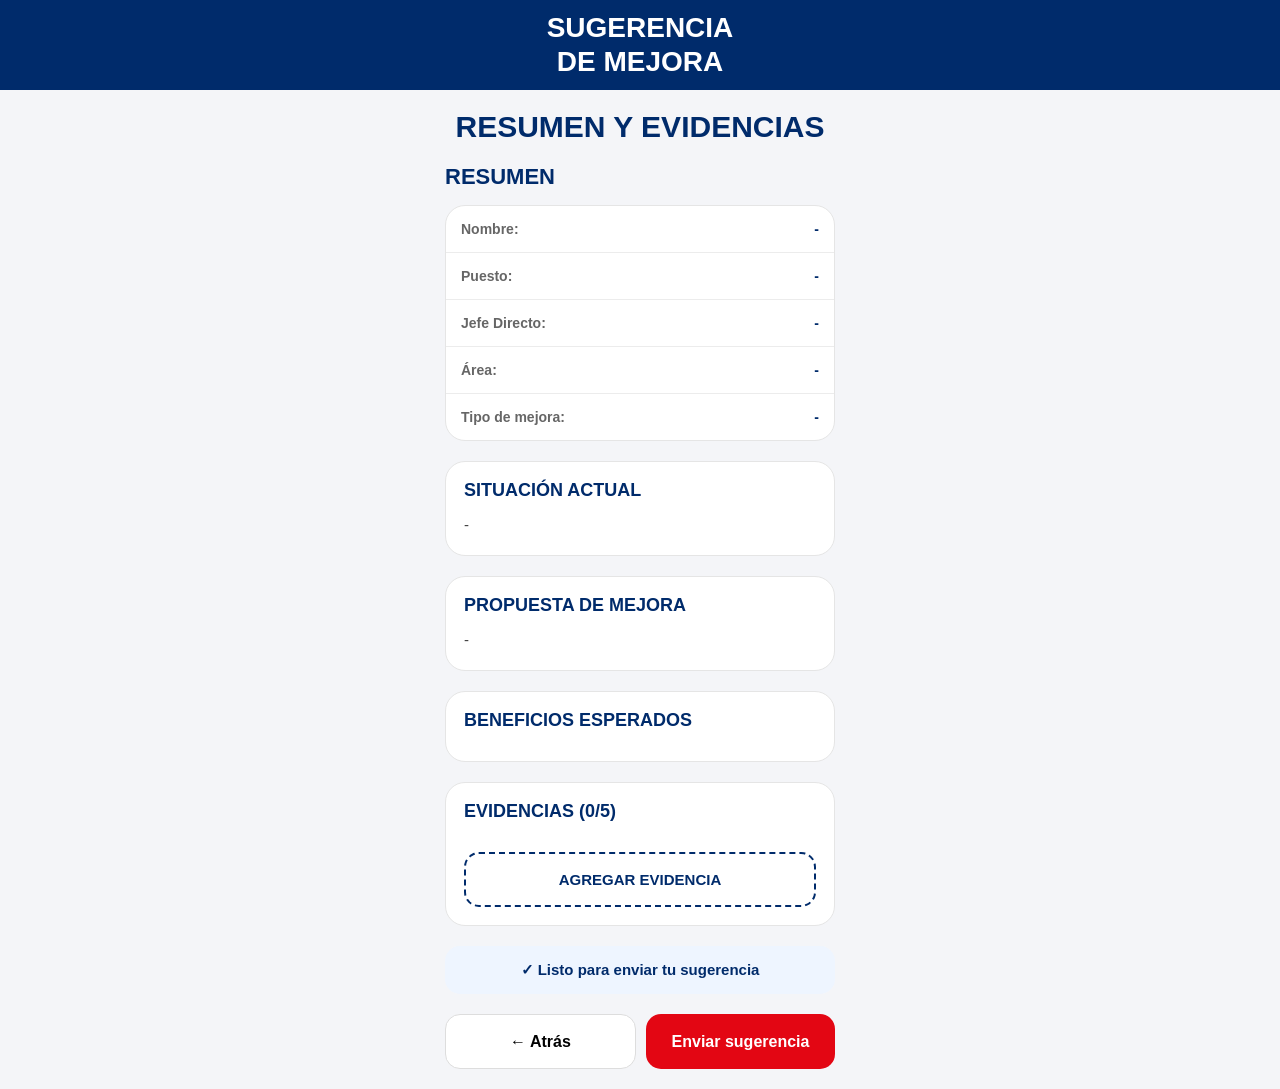
<file: modules/desviaciones/sugerencia3/sugerencia3.html>
<!DOCTYPE html>
<html lang="es">

<head>

    <meta charset="UTF-8">

    <meta name="viewport"
          content="width=device-width, initial-scale=1.0">

    <title>Resumen de Sugerencia</title>

    <link rel="stylesheet"
          href="sugerencia3.css">

</head>

<body>

    <div class="header">

        <div class="tituloHeader">
            SUGERENCIA<br>DE MEJORA
        </div>

    </div>

    <div class="contenedor">

        <div class="tituloPrincipal">
            RESUMEN Y EVIDENCIAS
        </div>

        <!-- RESUMEN -->

        <div class="tituloResumen">
            RESUMEN
        </div>

        <div class="resumen">

            <div class="filaResumen">

                <div class="label">
                    Nombre:
                </div>

                <div
                    id="nombre"
                    class="valor">
                </div>

            </div>

            <div class="filaResumen">

                <div class="label">
                    Puesto:
                </div>

                <div
                    id="puesto"
                    class="valor">
                </div>

            </div>

            <div class="filaResumen">

                <div class="label">
                    Jefe Directo:
                </div>

                <div
                    id="jd"
                    class="valor">
                </div>

            </div>

            <div class="filaResumen">

                <div class="label">
                    Área:
                </div>

                <div
                    id="area"
                    class="valor">
                </div>

            </div>

            <div class="filaResumen">

                <div class="label">
                    Tipo de mejora:
                </div>

                <div
                    id="tipoMejora"
                    class="valor">
                </div>

            </div>

        </div>

        <!-- SITUACIÓN -->

        <div class="bloque">

            <div class="tituloBloque">
                SITUACIÓN ACTUAL
            </div>

            <div
                id="situacionActual"
                class="textoBloque">
            </div>

        </div>

        <!-- PROPUESTA -->

        <div class="bloque">

            <div class="tituloBloque">
                PROPUESTA DE MEJORA
            </div>

            <div
                id="propuestaMejora"
                class="textoBloque">
            </div>

        </div>

        <!-- BENEFICIOS -->

        <div class="bloque">

            <div class="tituloBloque">
                BENEFICIOS ESPERADOS
            </div>

            <div
                id="beneficiosContainer"
                class="beneficiosContainer">
            </div>

        </div>

        <!-- EVIDENCIAS -->

        <div class="bloque">

            <div
                id="tituloFotos"
                class="tituloBloque">

                EVIDENCIAS (0/5)

            </div>

            <input
                type="file"
                id="evidencias"
                accept="image/*"
                capture="environment"
                multiple
                style="display:none;">

            <div
                id="contenedorFotos"
                class="gridFotos">
            </div>

            <button
                class="btnAgregar">

                AGREGAR EVIDENCIA

            </button>

        </div>

        <!-- LISTO -->

        <div class="listo">

            ✓ Listo para enviar tu sugerencia

        </div>

        <!-- BOTONES -->

        <div class="botones">

            <button
                class="btnAtras"
                onclick="volver()">

                ← Atrás

            </button>

            <button
                class="btnEnviar"
                onclick="enviarSugerencia()">

                Enviar sugerencia

            </button>

        </div>

    </div>

    <!-- MODAL VALIDACIÓN -->

    <div id="modalValidacion" class="modalOculto">

        <div class="modalContenido">

            <div class="modalTitulo">
                ⚠️ Información incompleta
            </div>

            <div class="modalTexto">
                Debes agregar al menos una evidencia para continuar.
            </div>

            <button
                class="btnModal"
                onclick="cerrarModal()">

                Entendido

            </button>

        </div>

    </div>

    <!-- MODAL ÉXITO -->

    <div id="modalExito" class="modalExito">

        <div class="modalExitoContenido">

            <div class="checkExito">
                ✅
            </div>

            <div class="tituloExito">
                SUGERENCIA REGISTRADA
            </div>

            <div class="textoExito">
                La sugerencia fue registrada correctamente.
            </div>

            <div class="botonesExito">

                <button
                    class="btnCentro"
                    onclick="irCentroProyectos()">

                    Centro de Proyectos

                </button>

                <button
                    class="btnNuevo"
                    onclick="nuevaSugerencia()">

                    + Nueva Sugerencia

                </button>

            </div>

        </div>

    </div>

    <script src="sugerencia3.js"></script>

</body>

</html>
</file>
<file: modules/desviaciones/desviaciones.css>
*{
    margin:0;
    padding:0;
    box-sizing:border-box;
    font-family:Arial, Helvetica, sans-serif;
}

body{
    background:#f2f3f7;
}

/* HEADER */

.header{

    background:#002b6b;

    height:120px;

    display:flex;
    justify-content:center;
    align-items:center;

    box-shadow:0 4px 15px rgba(0,0,0,.15);

    border-bottom-left-radius:25px;
    border-bottom-right-radius:25px;
}

.tituloHeader{

    color:white;

    font-size:28px;

    font-weight:900;

    line-height:1.1;

    text-align:center;
}

/* CONTENIDO */

.contenido{

    max-width:430px;

    margin:auto;

    padding:20px 15px 30px;
}

/* BIENVENIDA */

.bienvenidaCard{

    background:white;

    border-radius:25px;

    padding:25px;

    margin-top:-20px;

    margin-bottom:25px;

    text-align:center;

    box-shadow:0 6px 15px rgba(0,0,0,.08);
}

.nombreBienvenida{

    color:#002b6b;

    font-size:26px;

    font-weight:800;
}

.puestoBienvenida{

    color:#666;

    font-size:16px;

    margin-top:8px;
}

.textoBienvenida{

    color:#666;

    font-size:16px;

    margin-top:15px;
}

/* TARJETAS */

.card{

    background:white;

    border-radius:25px;

    margin-bottom:20px;

    box-shadow:0 6px 18px rgba(0,0,0,.08);

    cursor:pointer;

    transition:.25s;
}

.card:active{

    transform:scale(.98);
}

.contenidoInterno{

    display:flex;

    align-items:center;

    padding:20px;
}

.icono{

    width:90px;
    height:90px;

    border-radius:50%;

    display:flex;
    justify-content:center;
    align-items:center;

    font-size:42px;

    flex-shrink:0;
}

.rojo{
    background:#fff1f1;
}

.amarillo{
    background:#fff8e6;
}

.texto{

    flex:1;

    padding:0 15px;
}

.tituloCard{

    color:#002b6b;

    font-size:22px;

    font-weight:800;

    line-height:1.1;
}

.descripcion{

    margin-top:10px;

    color:#666;

    font-size:14px;

    line-height:1.5;
}

.flecha{

    color:#e30613;

    font-size:50px;

    font-weight:bold;
}

/* SEGURIDAD */

.seguridad{

    background:white;

    border-radius:20px;

    padding:18px;

    display:flex;

    align-items:center;

    gap:15px;

    margin-top:25px;

    box-shadow:0 4px 12px rgba(0,0,0,.06);
}

.iconoSeguridad{

    font-size:30px;
}

.tituloSeguridad{

    color:#002b6b;

    font-size:16px;

    font-weight:700;
}

.textoSeguridad{

    color:#666;

    font-size:13px;

    margin-top:3px;
}

/* ===================================
   BOTÓN CENTRO DE PROYECTOS
=================================== */

.btnCentroProyectos{
    width: 90%;
    max-width: 380px;
    height: 65px;

    margin: 25px auto 35px;

    background: #003a8c;
    color: #fff;

    border-radius: 16px;

    display: flex;
    align-items: center;
    justify-content: center;
    gap: 12px;

    font-size: 18px;
    font-weight: 700;

    cursor: pointer;

    box-shadow: 0 4px 12px rgba(0,0,0,.15);

    transition: all .2s ease;
}

.btnCentroProyectos:active{
    transform: scale(.98);
}


.textoCentro{
    font-size: 18px;
    font-weight: 700;
}
</file>
<file: modules/inicio/home.css>
*{
margin:0;
padding:0;
box-sizing:border-box;
font-family:Arial, Helvetica, sans-serif;
}

body{
background:#f4f6fb;
min-height:auto;
-webkit-overflow-scrolling:touch;
}

.contenedor{
max-width:430px;
margin:auto;
padding:20px;
min-height:100dvh;
}

/* HEADER */

.header{
text-align:center;
margin-top:20px;
}

.header h1{
color:#0b2f7a;
font-size:42px;
font-weight:800;
}

.header h2{
color:#0b2f7a;
font-size:26px;
margin-top:5px;
}

.linea{
width:90px;
height:5px;
background:#1f6fff;
margin:15px auto;
border-radius:10px;
}

.planta{
color:#1f6fff;
font-weight:bold;
font-size:18px;
}

/* TARJETA USUARIO */

.card-usuario{
background:white;
margin-top:25px;
padding:22px;
border-radius:25px;
text-align:center;
border:1px solid #d9e4ff;
box-shadow:0 6px 18px rgba(0,0,0,.08);
}

.nombre{
font-size:24px;
font-weight:800;
color:#0b2f7a;
line-height:1.25;
word-break:break-word;
}

.puesto{
margin-top:12px;
padding-top:12px;
border-top:1px solid #edf2ff;
color:#555;
font-size:18px;
}

.mensaje{
margin-top:12px;
color:#888;
font-size:15px;
}

/* TEXTO */

.texto-proyecto{
text-align:center;
margin:30px 0 20px;
color:#666;
font-size:18px;
}

/* TARJETAS */

.card{
    background:white;
    border-radius:25px;
    display:flex;
    align-items:center;
    margin-bottom:20px;
    box-shadow:0 6px 18px rgba(0,0,0,.08);
    overflow:hidden;
    cursor:pointer;

    height:140px;
}

.icono{
    width:100px;
    min-width:100px;

    display:flex;
    justify-content:center;
    align-items:center;
}

.icono img{
    width:65px;
    height:65px;
    object-fit:contain;
}

.contenido{
    flex:1;
    padding:0 15px;
}

.titulo-verde,
.titulo-rojo{
    font-size:18px;
    font-weight:800;
    line-height:1.15;
}

.titulo-verde{
    color:#16a637;
}

.titulo-rojo{
    color:#e30016;
}

.descripcion{
    margin-top:10px;
    color:#444;
    font-size:13px;
    line-height:1.3;
}

/* FLECHAS */

.accion-verde,
.accion-rojo{
    width:95px;
    min-width:95px;

    height:140px;

    display:flex;
    justify-content:center;
    align-items:center;

    color:white;

    font-size:48px;
    font-weight:300;
}

.accion-verde{
    background:#16b33f;
}

.accion-rojo{
    background:#ff1d25;
}
/* FOOTER */

.footer-card{
background:white;
margin-top:25px;
padding:18px;
border-radius:18px;
text-align:center;
color:#2d63c8;
font-size:16px;
box-shadow:0 4px 12px rgba(0,0,0,.06);
}

.version{
text-align:center;
margin-top:20px;
color:#888;
font-size:16px;
}

html,
body{
margin:0;
padding:0;
overflow-x:hidden;
overflow-y:auto;
overscroll-behavior:none;
}
</file>
<file: modules/checklist5s-dinamico/zonas/zonas.css>
body{
    margin:0;
    padding:0;
    background:#f5f6f8;
    font-family:Arial,sans-serif;
}

.cabecera{
    padding:25px 20px 10px 20px;
}

.volver{

    display:inline-flex;

    align-items:center;

    gap:10px;

    background:white;

    padding:14px 22px;

    border-radius:20px;

    box-shadow:0 4px 12px rgba(0,0,0,.10);

    color:#003DA5;

    font-size:22px;

    font-weight:700;

    cursor:pointer;

    margin-bottom:25px;
}

.cabecera h1{

    text-align:center;

    color:#003DA5;

    font-size:52px;

    margin:10px 0 5px 0;

    font-weight:800;
}

.cabecera p{

    text-align:center;

    color:#555;

    font-size:24px;

    margin-bottom:20px;
}

.gridZonas{

    display:grid;

    grid-template-columns:1fr 1fr;

    gap:18px;

    padding:0 15px 30px 15px;
}

.cardZona{

    background:white;

    border-radius:24px;

    overflow:hidden;

    box-shadow:0 5px 18px rgba(0,0,0,.08);

    cursor:pointer;

    transition:.2s;
}

.cardZona:hover{
    transform:translateY(-2px);
}

.cardZona:active{
    transform:scale(.98);
}

.cardZona img{

    width:100%;

    height:220px;

    object-fit:cover;

    display:block;
}

.info{

    padding:18px;
}

.titulo{

    color:#003DA5;

    font-size:34px;

    font-weight:800;

    margin-bottom:6px;
}

.nombre{

    display:flex;

    justify-content:space-between;

    align-items:center;

    color:#444;

    font-size:22px;
}

.flecha{

    width:58px;

    height:58px;

    border-radius:50%;

    background:white;

    box-shadow:0 4px 12px rgba(0,0,0,.12);

    display:flex;

    justify-content:center;

    align-items:center;

    color:#003DA5;

    font-size:34px;

    font-weight:bold;
}

@media (max-width:768px){

    .gridZonas{
        grid-template-columns:1fr;
    }

    .cabecera h1{
        font-size:36px;
    }

    .cabecera p{
        font-size:18px;
    }

    .titulo{
        font-size:26px;
    }

    .nombre{
        font-size:18px;
    }

}
</file>
<file: modules/desviaciones/desviaciones2/desviaciones2.css>
*{
    margin:0;
    padding:0;
    box-sizing:border-box;
    font-family:Arial,sans-serif;
}

body{
    background:#f4f5f8;
}

.header{
    min-height:90px;
    background:#002b6b;
    display:flex;
    justify-content:center;
    align-items:center;
}

.tituloHeader{
    color:white;
    font-size:28px;
    font-weight:900;
    text-align:center;
}

.contenedor{
    max-width:460px;
    margin:auto;
    padding:20px 16px;
}

.tituloPrincipal{
    text-align:center;
    color:#002b6b;
    font-size:30px;
    font-weight:900;
}

.subtitulo{
    text-align:center;
    color:#666;
    font-size:15px;
    margin-top:10px;
    margin-bottom:20px;
}


.grid{
    display:grid;
    grid-template-columns:repeat(2, 1fr);
    gap:14px;
}

.opcion{
    background:white;
    border:2px solid #e5e5e5;
    border-radius:22px;

    padding:18px 14px;

    min-height:190px;

    display:flex;
    flex-direction:column;
    align-items:center;

    transition:.2s;
}


.opcionSeleccionada{
    border:3px solid #002b6b;
    background:#eef5ff;
}

.icono{
    width:74px;
    height:74px;
    margin:auto;
}

.icono img{
    width:100%;
    height:100%;
    object-fit:contain;
}

.tituloOpcion{
    color:#002b6b;
    font-size:17px;
    font-weight:800;
    text-align:center;
    margin-top:12px;
}

.detalle{
    color:#666;
    font-size:14px;
    text-align:center;
    margin-top:10px;
    line-height:1.35;
}

.info{
    margin-top:20px;
    background:#eef5ff;
    border-radius:15px;
    padding:15px;
    display:flex;
    gap:10px;
    color:#002b6b;
}

.botones{
    display:flex;
    gap:10px;
    margin-top:20px;
}

.btnAtras,
.btnSiguiente{
    flex:1;
    height:55px;
    border:none;
    border-radius:15px;
    font-size:16px;
    font-weight:bold;
}

.btnAtras{
    background:white;
    border:1px solid #ddd;
}

.btnSiguiente{
    background:#e30613;
    color:white;
}

.modalOculto{
    display:none;
    position:fixed;
    inset:0;
    background:rgba(0,0,0,.45);
    z-index:999;
    justify-content:center;
    align-items:center;
}

.modalContenido{
    width:90%;
    max-width:320px;
    background:white;
    border-radius:20px;
    padding:25px;
    text-align:center;
    animation:aparecer .2s ease;
}

.modalTitulo{
    color:#002b6b;
    font-size:22px;
    font-weight:800;
    margin-bottom:10px;
}

.modalTexto{
    color:#666;
    line-height:1.5;
    margin-bottom:20px;
}

.btnModal{
    width:100%;
    height:50px;
    border:none;
    border-radius:12px;
    background:#e30613;
    color:white;
    font-weight:700;
    font-size:16px;
}

@keyframes aparecer{
    from{
        transform:scale(.9);
        opacity:0;
    }
    to{
        transform:scale(1);
        opacity:1;
    }
}
</file>
<file: modules/desviaciones/desviaciones3/desviaciones3.css>
*{
    margin:0;
    padding:0;
    box-sizing:border-box;
    font-family:Arial,sans-serif;
}

body{
    background:#f4f5f8;
}

/* HEADER */

.header{

    background:#002b6b;

    height:90px;

    display:flex;

    justify-content:center;

    align-items:center;

    box-shadow:0 3px 10px rgba(0,0,0,.15);
}

.tituloHeader{

    color:white;

    font-size:28px;

    font-weight:700;
}

/* CONTENEDOR */

.contenedor{

    max-width:430px;

    margin:12px auto;

    background:white;

    border-radius:35px;

    padding:25px;

    box-shadow:0 6px 15px rgba(0,0,0,.08);
}

/* TITULOS */

.tituloPrincipal{

    text-align:center;

    color:#002b6b;

    font-size:36px;

    font-weight:900;

    margin-top:10px;
}

.subtitulo{

    text-align:center;

    color:#666;

    font-size:16px;

    margin-top:12px;

    margin-bottom:30px;

    line-height:1.4;
}

/* LABELS */

label{

    display:block;

    color:#002b6b;

    font-size:20px;

    font-weight:800;

    margin-top:20px;

    margin-bottom:10px;
}

label span{

    color:#e30613;
}

/* INPUTS */

input,
select{

    width:100%;

    height:60px;

    border:2px solid #dcdcdc;

    border-radius:15px;

    padding:0 15px;

    font-size:18px;

    outline:none;

    background:white;
}

input::placeholder{

    color:#999;
}

input:focus,
select:focus,
textarea:focus{

    border:2px solid #002b6b;
}

/* TEXTAREA */

textarea{

    width:100%;

    height:180px;

    border:2px solid #dcdcdc;

    border-radius:15px;

    padding:15px;

    font-size:18px;

    line-height:1.5;

    resize:none;

    outline:none;
}

textarea::placeholder{

    color:#999;
}

/* CONTADOR */

.contador{

    text-align:right;

    margin-top:8px;

    color:#888;

    font-size:14px;
}

/* INFO */

.info{

    margin-top:25px;

    background:#eef5ff;

    border-radius:18px;

    padding:18px;

    display:flex;

    align-items:flex-start;

    gap:12px;

    color:#002b6b;

    font-size:15px;

    line-height:1.5;
}

.infoIcono{

    font-size:22px;

    flex-shrink:0;
}

/* BOTONES */

.botones{

    display:flex;

    gap:12px;

    margin-top:30px;
}

.btnAtras{

    flex:1;

    height:60px;

    border:2px solid #dcdcdc;

    background:white;

    color:#1e88ff;

    border-radius:15px;

    font-size:18px;

    font-weight:800;

    cursor:pointer;
}

.btnSiguiente{

    flex:1;

    height:60px;

    border:none;

    background:#e30613;

    color:white;

    border-radius:15px;

    font-size:18px;

    font-weight:800;

    cursor:pointer;
}

/* EFECTOS */

.btnAtras:active,
.btnSiguiente:active{

    transform:scale(.97);
}

.btnSiguiente:active{

    background:#c80511;
}

.btnAtras:active{

    background:#f5f5f5;
}

/* AJUSTES */

html,
body{

    width:100%;

    overflow-x:hidden;

    -webkit-text-size-adjust:100%;
}

input,
select,
textarea{

    transform:translateZ(0);
}

.modalOculto{
    display:none;
    position:fixed;
    inset:0;
    background:rgba(0,0,0,.45);
    z-index:9999;

    justify-content:center;
    align-items:center;
}

.modalContenido{
    width:90%;
    max-width:340px;

    background:white;

    border-radius:20px;

    padding:25px;

    text-align:center;
}

.modalTitulo{
    color:#002b6b;
    font-size:22px;
    font-weight:800;
    margin-bottom:12px;
}

.modalTexto{
    color:#666;
    line-height:1.5;
    margin-bottom:20px;
}

.btnModal{
    width:100%;
    height:50px;

    border:none;

    border-radius:12px;

    background:#e30613;

    color:white;

    font-size:16px;
    font-weight:700;
}
</file>
<file: modules/desviaciones/desviaciones4/desviaciones4.css>
*{
    margin:0;
    padding:0;
    box-sizing:border-box;
    font-family:Arial, Helvetica, sans-serif;
}

body{
    background:#f4f5f8;
}

/* HEADER */

.header{
    height:90px;
    background:#002b6b;
    display:flex;
    justify-content:center;
    align-items:center;
    box-shadow:0 3px 10px rgba(0,0,0,.15);
}

.tituloHeader{
    color:white;
    font-size:28px;
    font-weight:700;
}

/* CONTENEDOR */

.contenedor{
    max-width:900px;
    margin:12px auto;
    padding:15px;
}

/* TARJETAS */

.cardResumen,
.cardDescripcion,
.cardFotos,
.cardListo{
    background:white;
    border-radius:28px;
    padding:25px;
    margin-bottom:20px;
    box-shadow:0 4px 12px rgba(0,0,0,.05);
}

/* TITULOS */

.tituloSeccion{
    display:flex;
    align-items:center;
    gap:15px;
    margin-bottom:20px;
}

.iconoTituloImg{
    width:40px;
    height:40px;
    object-fit:contain;
    flex-shrink:0;
}

.tituloBloque{
    color:#002b6b;
    font-size:24px;
    font-weight:900;
}

.subtituloBloque{
    color:#666;
    font-size:14px;
    margin-top:4px;
}

.tituloDescripcion,
.tituloFotos{
    color:#002b6b;
    font-size:28px;
    font-weight:900;
}

/* TABLA RESUMEN */

.tablaResumen{
    border:1px solid #ececec;
    border-radius:18px;
    overflow:hidden;
}

.fila{
    display:flex;
    justify-content:space-between;
    align-items:center;
    gap:10px;
    padding:18px;
    border-bottom:1px solid #ececec;
}

.fila:last-child{
    border-bottom:none;
}

.etiqueta{
    display:flex;
    align-items:center;
    gap:10px;
}

.iconoFila{
    width:22px;
    height:22px;
    object-fit:contain;
}

.fila span{
    color:#555;
    font-size:16px;
}

.fila strong{
    color:#002b6b;
    font-size:17px;
    text-align:right;
    max-width:55%;
    word-break:break-word;
}

/* BADGE */

.badge{
    background:#e30613;
    color:white;
    padding:8px 16px;
    border-radius:10px;
    font-size:14px;
    font-weight:800;
}

/* DESCRIPCIÓN */

.textoDescripcion{
    color:#444;
    font-size:17px;
    line-height:1.7;
    word-break:break-word;
}

/* FOTOS */

.subFotos{
    color:#666;
    font-size:14px;
    margin-bottom:18px;
}

.gridFotos{
    display:grid;
    grid-template-columns:repeat(3,1fr);
    gap:12px;
    margin-bottom:18px;
}

.miniatura{
    position:relative;
    aspect-ratio:1;
}

.miniatura img{
    width:100%;
    height:100%;
    object-fit:cover;
    border-radius:16px;
}

.eliminar{
    position:absolute;
    top:-6px;
    right:-6px;
    width:30px;
    height:30px;
    border:none;
    border-radius:50%;
    background:#e30613;
    color:white;
    font-size:16px;
    font-weight:900;
    cursor:pointer;
}

.btnAgregar{
    width:100%;
    height:65px;
    border:2px solid #6f5cff;
    background:white;
    color:#6f5cff;
    border-radius:18px;
    font-size:18px;
    font-weight:800;

    display:flex;
    justify-content:center;
    align-items:center;
    gap:10px;
}

.iconoBtn{
    width:22px;
    height:22px;
    object-fit:contain;
}

/* LISTO */

.cardListo{
    display:flex;
    align-items:center;
    gap:15px;
    background:#f3fcf6;
}

.iconoCheck{
    width:40px;
    height:40px;
    object-fit:contain;
    flex-shrink:0;
}

.tituloListo{
    color:#16924f;
    font-size:24px;
    font-weight:900;
}

.textoListo{
    color:#555;
    font-size:15px;
    margin-top:5px;
    line-height:1.5;
}

/* BOTONES */

.botones{
    display:flex;
    gap:15px;
    margin-top:25px;
    margin-bottom:20px;
}

.btnAtras{
    flex:1;
    height:70px;
    border:2px solid #d9d9d9;
    background:white;
    border-radius:18px;
    color:#002b6b;
    font-size:20px;
    font-weight:800;
}

.btnEnviar{
    flex:1.2;
    height:70px;
    border:none;
    background:#e30613;
    color:white;
    border-radius:18px;
    font-size:20px;
    font-weight:800;

    display:flex;
    justify-content:center;
    align-items:center;
    gap:10px;
}

.iconoEnviar{
    width:18px;
    height:18px;
    object-fit:contain;
}

/* EFECTOS */

.btnAtras,
.btnEnviar,
.btnAgregar{
    cursor:pointer;
    transition:.15s;
}

.btnAtras:active,
.btnEnviar:active,
.btnAgregar:active{
    transform:scale(.97);
}

img{
    display:block;
}

html,
body{
    overflow-x:hidden;
}

/* ==========================
   MODAL ÉXITO
========================== */

.modalExito{
    display:none;
    position:fixed;
    inset:0;
    background:rgba(0,0,0,.55);
    z-index:9999;

    justify-content:center;
    align-items:center;
}

.modalExitoContenido{
    width:90%;
    max-width:340px;

    background:white;

    border-radius:22px;

    padding:28px;

    text-align:center;
}

.checkExito{
    font-size:55px;
    margin-bottom:10px;
}

.tituloExito{
    font-size:24px;
    font-weight:800;
    color:#002b6b;
    margin-bottom:10px;
}

.textoExito{
    color:#666;
    margin-bottom:25px;
}

.botonesExito{
    display:flex;
    flex-direction:column;
    gap:12px;
}

.btnCentro,
.btnNuevo{
    height:52px;
    border:none;
    border-radius:14px;
    font-weight:700;
    cursor:pointer;
}

.btnCentro{
    background:#002b6b;
    color:white;
}

.btnNuevo{
    background:#e30613;
    color:white;
}
</file>
<file: modules/desviaciones/sugerencia1/sugerencia1.css>
*{
    margin:0;
    padding:0;
    box-sizing:border-box;
    font-family:Arial,sans-serif;
}

body{
    background:#f4f5f8;
}

/* HEADER */

.header{
    min-height:90px;
    background:#002b6b;

    display:flex;
    justify-content:center;
    align-items:center;
}

.tituloHeader{
    color:white;
    font-size:28px;
    font-weight:900;
    text-align:center;
}

/* CONTENEDOR */

.contenedor{
    max-width:430px;
    margin:auto;
    padding:20px;
}

/* TITULOS */

.tituloPrincipal{
    text-align:center;
    color:#002b6b;
    font-size:30px;
    font-weight:900;
}

.subtitulo{
    text-align:center;
    color:#666;
    font-size:15px;
    margin-top:10px;
    margin-bottom:25px;
}

/* PREGUNTAS */

.pregunta{
    color:#002b6b;
    font-size:18px;
    font-weight:800;
    margin-bottom:15px;
}

.espacioSuperior{
    margin-top:25px;
}

/* OPCIONES */

.grupoOpciones{
    display:flex;
    flex-direction:column;
    gap:10px;
}

.opcionRadio{

    display:flex;
    align-items:center;
    gap:12px;

    background:white;

    border:2px solid #e5e5e5;
    border-radius:16px;

    padding:14px;

    cursor:pointer;

    transition:.2s;
}

.opcionRadio:hover{
    background:#f8f9fc;
}

.opcionRadio input[type="radio"]{
    width:22px;
    height:22px;
    accent-color:#002b6b;
}

.opcionRadio span{
    font-size:15px;
    color:#333;
    font-weight:600;
}

/* CAMPOS EXTRA */

.campoOculto{

    display:none;

    width:100%;

    margin-top:12px;

    height:50px;

    border:2px solid #ddd;
    border-radius:12px;

    padding:0 15px;

    font-size:15px;

    background:white;
}

.campoOculto.mostrar{
    display:block;
}

.campoOculto:focus{
    outline:none;
    border-color:#002b6b;
}

/* BOTONES */

.botones{
    display:flex;
    gap:10px;
    margin-top:30px;
}

.btnAtras,
.btnSiguiente{

    flex:1;

    height:55px;

    border:none;

    border-radius:15px;

    font-size:16px;
    font-weight:bold;

    cursor:pointer;
}

.btnAtras{
    background:white;
    border:1px solid #ddd;
}

.btnSiguiente{
    background:#e30613;
    color:white;
}

/* MODAL */

.modalOculto{
    display:none;
    position:fixed;
    inset:0;

    background:rgba(0,0,0,.45);

    z-index:9999;

    justify-content:center;
    align-items:center;
}

.modalContenido{

    width:90%;
    max-width:340px;

    background:white;

    border-radius:20px;

    padding:25px;

    text-align:center;
}

.modalTitulo{
    color:#002b6b;
    font-size:22px;
    font-weight:800;
    margin-bottom:12px;
}

.modalTexto{
    color:#666;
    line-height:1.5;
    margin-bottom:20px;
}

.btnModal{

    width:100%;
    height:50px;

    border:none;

    border-radius:12px;

    background:#e30613;

    color:white;

    font-size:16px;
    font-weight:700;
}
</file>
<file: modules/desviaciones/sugerencia2/sugerencia2.css>
*{
    margin:0;
    padding:0;
    box-sizing:border-box;
    font-family:Arial,sans-serif;
}

body{
    background:#f4f5f8;
}

/* HEADER */

.header{
    min-height:90px;
    background:#002b6b;

    display:flex;
    justify-content:center;
    align-items:center;
}

.tituloHeader{
    color:white;
    font-size:28px;
    font-weight:900;
    text-align:center;
}

/* CONTENEDOR */

.contenedor{
    max-width:430px;
    margin:auto;
    padding:20px;
}

/* TITULOS */

.tituloPrincipal{
    text-align:center;
    color:#002b6b;
    font-size:30px;
    font-weight:900;
}

.pregunta{
    color:#002b6b;
    font-size:18px;
    font-weight:800;
    margin-bottom:12px;
}

.subtitulo{
    color:#666;
    font-size:14px;
    margin-bottom:15px;
}

.espacioSuperior{
    margin-top:25px;
}

/* TEXTAREA */

.contenedorTexto{
    position:relative;
}

textarea{

    width:100%;
    min-height:140px;

    border:2px solid #e5e5e5;
    border-radius:16px;

    padding:15px;

    resize:none;

    font-size:15px;
    color:#333;

    background:white;
}

textarea:focus{

    outline:none;
    border-color:#002b6b;

}

.contador{

    position:absolute;

    right:12px;
    bottom:12px;

    color:#888;
    font-size:12px;
    font-weight:700;

}

/* BENEFICIOS */

.gridBeneficios{

    display:grid;
    grid-template-columns:1fr 1fr;
    gap:12px;

}

.beneficio{

    position:relative;

    background:white;

    border:2px solid #e5e5e5;
    border-radius:16px;

    min-height:140px;

    cursor:pointer;

    display:flex;
    flex-direction:column;
    justify-content:center;
    align-items:center;

    transition:.2s;

    padding:10px;
}

.beneficio:active{

    transform:scale(.97);

}

.beneficio img{

    width:50px;
    height:50px;

    object-fit:contain;

    margin-bottom:10px;

}

.beneficio span{

    text-align:center;
    color:#222;
    font-size:14px;
    font-weight:700;

}

/* SELECCIONADO */

.beneficio.seleccionado{

    border:3px solid #002b6b;

    background:#eef5ff;

}

.check{

    position:absolute;

    top:8px;
    right:8px;

    width:24px;
    height:24px;

    border-radius:50%;

    background:#002b6b;
    color:white;

    display:none;

    justify-content:center;
    align-items:center;

    font-size:14px;
    font-weight:900;

}

.beneficio.seleccionado .check{

    display:flex;

}

/* BOTONES */

.botones{

    display:flex;
    gap:10px;

    margin-top:25px;

}

.btnAtras,
.btnSiguiente{

    flex:1;

    height:55px;

    border:none;

    border-radius:15px;

    font-size:16px;
    font-weight:bold;

    cursor:pointer;

}

.btnAtras{

    background:white;
    border:1px solid #ddd;

}

.btnSiguiente{

    background:#e30613;
    color:white;

}

/* MODAL */

.modalOculto{

    display:none;

    position:fixed;
    inset:0;

    background:rgba(0,0,0,.45);

    z-index:9999;

    justify-content:center;
    align-items:center;

}

.modalContenido{

    width:90%;
    max-width:340px;

    background:white;

    border-radius:20px;

    padding:25px;

    text-align:center;

}

.modalTitulo{

    color:#002b6b;
    font-size:22px;
    font-weight:800;

    margin-bottom:12px;

}

.modalTexto{

    color:#666;

    line-height:1.5;

    margin-bottom:20px;

}

.btnModal{

    width:100%;
    height:50px;

    border:none;

    border-radius:12px;

    background:#e30613;

    color:white;

    font-size:16px;
    font-weight:700;

}
</file>
<file: modules/desviaciones/sugerencia3/sugerencia3.css>
*{
    margin:0;
    padding:0;
    box-sizing:border-box;
    font-family:Arial,sans-serif;
}

body{
    background:#f4f5f8;
}

/* HEADER */

.header{
    min-height:90px;
    background:#002b6b;

    display:flex;
    justify-content:center;
    align-items:center;
}

.tituloHeader{
    color:white;
    font-size:28px;
    font-weight:900;
    text-align:center;
    line-height:1.2;
}

/* CONTENEDOR */

.contenedor{
    max-width:430px;
    margin:auto;
    padding:20px;
}

/* TITULOS */

.tituloPrincipal{
    text-align:center;
    color:#002b6b;
    font-size:30px;
    font-weight:900;
    margin-bottom:20px;
}

.tituloResumen{
    color:#002b6b;
    font-size:22px;
    font-weight:900;
    margin-bottom:15px;
}

/* RESUMEN */

.resumen{
    background:white;
    border-radius:20px;
    overflow:hidden;
    margin-bottom:20px;
    border:1px solid #e5e5e5;
}

.filaResumen{
    display:flex;
    justify-content:space-between;
    align-items:center;

    padding:15px;

    border-bottom:1px solid #ececec;
}

.filaResumen:last-child{
    border-bottom:none;
}

.label{
    color:#666;
    font-size:14px;
    font-weight:700;
}

.valor{
    color:#002b6b;
    font-size:14px;
    font-weight:800;
    text-align:right;
    max-width:55%;
    word-break:break-word;
}

/* BLOQUES */

.bloque{
    background:white;
    border-radius:20px;
    padding:18px;
    margin-bottom:20px;
    border:1px solid #e5e5e5;
}

.tituloBloque{
    color:#002b6b;
    font-size:18px;
    font-weight:900;
    margin-bottom:12px;
}

.textoBloque{
    color:#444;
    font-size:15px;
    line-height:1.6;
    word-break:break-word;
}

/* BENEFICIOS */

.beneficiosContainer{
    display:flex;
    flex-wrap:wrap;
    gap:10px;
}

.beneficioItem{
    background:#eef5ff;
    border:2px solid #002b6b;
    color:#002b6b;

    border-radius:12px;

    padding:8px 12px;

    font-size:13px;
    font-weight:700;
}

/* FOTOS */

.gridFotos{
    display:grid;
    grid-template-columns:repeat(3,1fr);
    gap:10px;

    margin-top:15px;
    margin-bottom:15px;
}

.miniatura{
    position:relative;
    aspect-ratio:1;
}

.miniatura img{
    width:100%;
    height:100%;
    object-fit:cover;
    border-radius:12px;
}

.eliminar{
    position:absolute;
    top:-5px;
    right:-5px;

    width:25px;
    height:25px;

    border:none;
    border-radius:50%;

    background:#e30613;
    color:white;

    font-size:14px;
    font-weight:900;
}

/* BOTON AGREGAR */

.btnAgregar{

    width:100%;
    height:55px;

    border:2px dashed #002b6b;
    background:white;

    color:#002b6b;

    border-radius:15px;

    font-size:15px;
    font-weight:800;
}

/* LISTO */

.listo{
    background:#eef5ff;

    border-radius:15px;

    padding:15px;

    color:#002b6b;

    font-size:15px;
    font-weight:700;

    text-align:center;

    margin-bottom:20px;
}

/* BOTONES */

.botones{
    display:flex;
    gap:10px;
}

.btnAtras,
.btnEnviar{

    flex:1;

    height:55px;

    border:none;

    border-radius:15px;

    font-size:16px;
    font-weight:bold;
}

.btnAtras{
    background:white;
    border:1px solid #ddd;
}

.btnEnviar{
    background:#e30613;
    color:white;
}

/* MODAL VALIDACION */

.modalOculto{

    display:none;

    position:fixed;
    inset:0;

    background:rgba(0,0,0,.45);

    z-index:9999;

    justify-content:center;
    align-items:center;
}

.modalContenido{

    width:90%;
    max-width:340px;

    background:white;

    border-radius:20px;

    padding:25px;

    text-align:center;
}

.modalTitulo{

    color:#002b6b;

    font-size:22px;

    font-weight:800;

    margin-bottom:12px;
}

.modalTexto{

    color:#666;

    line-height:1.5;

    margin-bottom:20px;
}

.btnModal{

    width:100%;

    height:50px;

    border:none;

    border-radius:12px;

    background:#e30613;

    color:white;

    font-size:16px;
    font-weight:700;
}

/* MODAL EXITO */

.modalExito{

    display:none;

    position:fixed;
    inset:0;

    background:rgba(0,0,0,.55);

    z-index:10000;

    justify-content:center;
    align-items:center;
}

.modalExitoContenido{

    width:90%;
    max-width:360px;

    background:white;

    border-radius:24px;

    padding:25px;

    text-align:center;
}

.checkExito{
    font-size:50px;
    margin-bottom:10px;
}

.tituloExito{
    color:#002b6b;
    font-size:24px;
    font-weight:900;
    margin-bottom:10px;
}

.textoExito{
    color:#666;
    line-height:1.5;
    margin-bottom:20px;
}

.botonesExito{
    display:flex;
    flex-direction:column;
    gap:10px;
}

.btnCentro,
.btnNuevo{

    height:50px;

    border:none;

    border-radius:12px;

    font-size:15px;
    font-weight:700;
}

.btnCentro{
    background:#002b6b;
    color:white;
}

.btnNuevo{
    background:#e30613;
    color:white;
}
</file>
